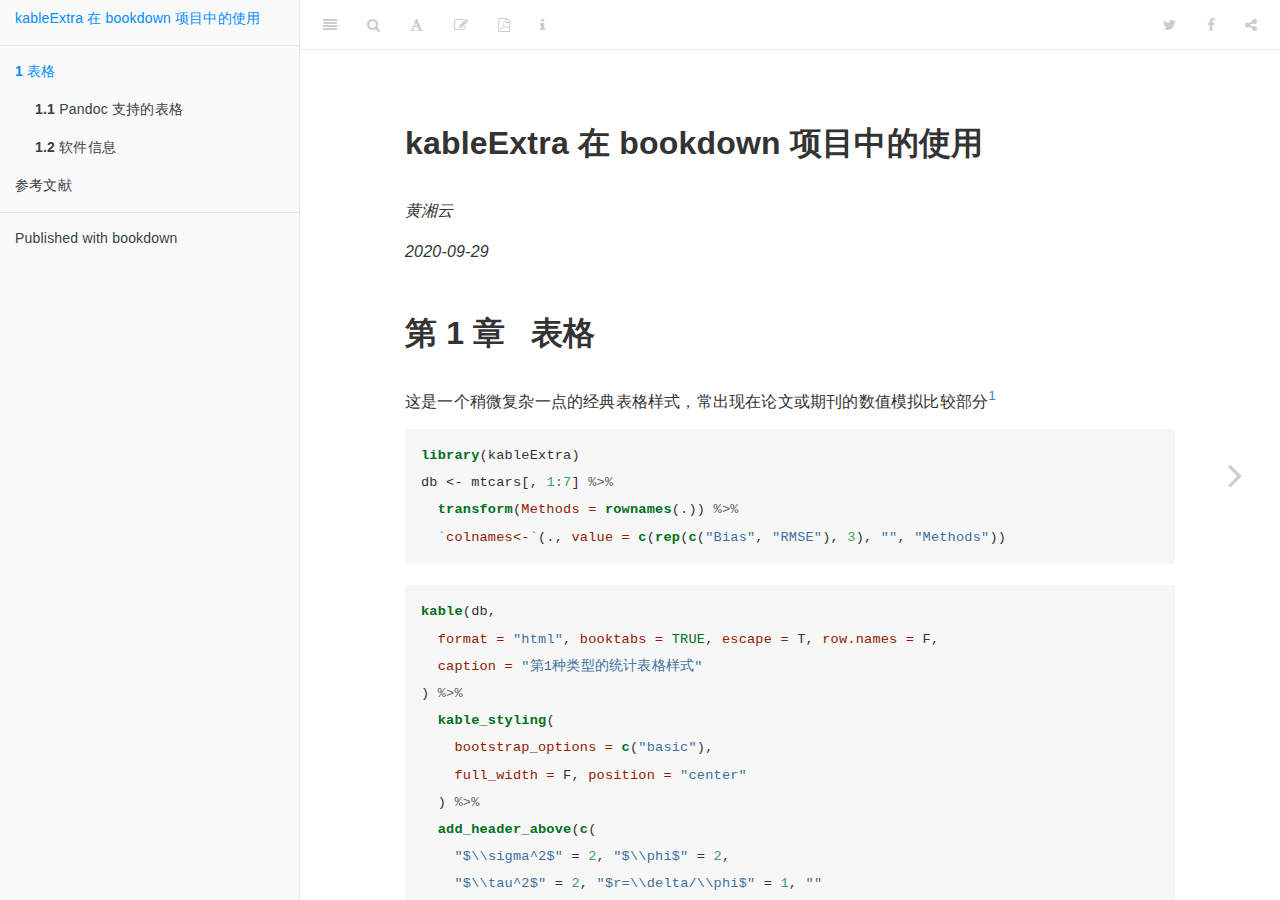
<file: index.html>
<!DOCTYPE html>
<html lang="" xml:lang="">
<head>

  <meta charset="utf-8" />
  <meta http-equiv="X-UA-Compatible" content="IE=edge" />
  <title>kableExtra 在 bookdown 项目中的使用</title>
  <meta name="description" content="This is a minimal example of using the bookdown package to write a book. The output format for this example is bookdown::gitbook." />
  <meta name="generator" content="bookdown 0.20 and GitBook 2.6.7" />

  <meta property="og:title" content="kableExtra 在 bookdown 项目中的使用" />
  <meta property="og:type" content="book" />
  
  
  <meta property="og:description" content="This is a minimal example of using the bookdown package to write a book. The output format for this example is bookdown::gitbook." />
  

  <meta name="twitter:card" content="summary" />
  <meta name="twitter:title" content="kableExtra 在 bookdown 项目中的使用" />
  
  <meta name="twitter:description" content="This is a minimal example of using the bookdown package to write a book. The output format for this example is bookdown::gitbook." />
  

<meta name="author" content="黄湘云" />


<meta name="date" content="2020-09-29" />

  <meta name="viewport" content="width=device-width, initial-scale=1" />
  <meta name="apple-mobile-web-app-capable" content="yes" />
  <meta name="apple-mobile-web-app-status-bar-style" content="black" />
  
  

<link rel="next" href="references.html"/>
<script src="libs/header-attrs-2.3/header-attrs.js"></script>
<script src="libs/jquery-2.2.3/jquery.min.js"></script>
<link href="libs/gitbook-2.6.7/css/style.css" rel="stylesheet" />
<link href="libs/gitbook-2.6.7/css/plugin-table.css" rel="stylesheet" />
<link href="libs/gitbook-2.6.7/css/plugin-bookdown.css" rel="stylesheet" />
<link href="libs/gitbook-2.6.7/css/plugin-highlight.css" rel="stylesheet" />
<link href="libs/gitbook-2.6.7/css/plugin-search.css" rel="stylesheet" />
<link href="libs/gitbook-2.6.7/css/plugin-fontsettings.css" rel="stylesheet" />
<link href="libs/gitbook-2.6.7/css/plugin-clipboard.css" rel="stylesheet" />









<script src="libs/kePrint-0.0.1/kePrint.js"></script>
<link href="libs/lightable-0.0.1/lightable.css" rel="stylesheet" />


<style type="text/css">
pre > code.sourceCode { white-space: pre; position: relative; }
pre > code.sourceCode > span { display: inline-block; line-height: 1.25; }
pre > code.sourceCode > span:empty { height: 1.2em; }
code.sourceCode > span { color: inherit; text-decoration: inherit; }
pre.sourceCode { margin: 0; }
@media screen {
div.sourceCode { overflow: auto; }
}
@media print {
pre > code.sourceCode { white-space: pre-wrap; }
pre > code.sourceCode > span { text-indent: -5em; padding-left: 5em; }
}
pre.numberSource code
  { counter-reset: source-line 0; }
pre.numberSource code > span
  { position: relative; left: -4em; counter-increment: source-line; }
pre.numberSource code > span > a:first-child::before
  { content: counter(source-line);
    position: relative; left: -1em; text-align: right; vertical-align: baseline;
    border: none; display: inline-block;
    -webkit-touch-callout: none; -webkit-user-select: none;
    -khtml-user-select: none; -moz-user-select: none;
    -ms-user-select: none; user-select: none;
    padding: 0 4px; width: 4em;
    color: #aaaaaa;
  }
pre.numberSource { margin-left: 3em; border-left: 1px solid #aaaaaa;  padding-left: 4px; }
div.sourceCode
  {   }
@media screen {
pre > code.sourceCode > span > a:first-child::before { text-decoration: underline; }
}
code span.al { color: #ff0000; font-weight: bold; } /* Alert */
code span.an { color: #60a0b0; font-weight: bold; font-style: italic; } /* Annotation */
code span.at { color: #7d9029; } /* Attribute */
code span.bn { color: #40a070; } /* BaseN */
code span.bu { } /* BuiltIn */
code span.cf { color: #007020; font-weight: bold; } /* ControlFlow */
code span.ch { color: #4070a0; } /* Char */
code span.cn { color: #880000; } /* Constant */
code span.co { color: #60a0b0; font-style: italic; } /* Comment */
code span.cv { color: #60a0b0; font-weight: bold; font-style: italic; } /* CommentVar */
code span.do { color: #ba2121; font-style: italic; } /* Documentation */
code span.dt { color: #902000; } /* DataType */
code span.dv { color: #40a070; } /* DecVal */
code span.er { color: #ff0000; font-weight: bold; } /* Error */
code span.ex { } /* Extension */
code span.fl { color: #40a070; } /* Float */
code span.fu { color: #06287e; } /* Function */
code span.im { } /* Import */
code span.in { color: #60a0b0; font-weight: bold; font-style: italic; } /* Information */
code span.kw { color: #007020; font-weight: bold; } /* Keyword */
code span.op { color: #666666; } /* Operator */
code span.ot { color: #007020; } /* Other */
code span.pp { color: #bc7a00; } /* Preprocessor */
code span.sc { color: #4070a0; } /* SpecialChar */
code span.ss { color: #bb6688; } /* SpecialString */
code span.st { color: #4070a0; } /* String */
code span.va { color: #19177c; } /* Variable */
code span.vs { color: #4070a0; } /* VerbatimString */
code span.wa { color: #60a0b0; font-weight: bold; font-style: italic; } /* Warning */
</style>

<link rel="stylesheet" href="style.css" type="text/css" />
</head>

<body>



  <div class="book without-animation with-summary font-size-2 font-family-1" data-basepath=".">

    <div class="book-summary">
      <nav role="navigation">

<ul class="summary">
<li><a href="./">kableExtra 在 bookdown 项目中的使用</a></li>

<li class="divider"></li>
<li class="chapter" data-level="1" data-path="index.html"><a href="index.html"><i class="fa fa-check"></i><b>1</b> 表格</a>
<ul>
<li class="chapter" data-level="1.1" data-path="index.html"><a href="index.html#pandoc-table"><i class="fa fa-check"></i><b>1.1</b> Pandoc 支持的表格</a></li>
<li class="chapter" data-level="1.2" data-path="index.html"><a href="index.html#session-info"><i class="fa fa-check"></i><b>1.2</b> 软件信息</a></li>
</ul></li>
<li class="chapter" data-level="" data-path="references.html"><a href="references.html"><i class="fa fa-check"></i>参考文献</a></li>
<li class="divider"></li>
<li><a href="https://github.com/rstudio/bookdown" target="blank">Published with bookdown</a></li>

</ul>

      </nav>
    </div>

    <div class="book-body">
      <div class="body-inner">
        <div class="book-header" role="navigation">
          <h1>
            <i class="fa fa-circle-o-notch fa-spin"></i><a href="./">kableExtra 在 bookdown 项目中的使用</a>
          </h1>
        </div>

        <div class="page-wrapper" tabindex="-1" role="main">
          <div class="page-inner">

            <section class="normal" id="section-">
<div id="header">
<h1 class="title">kableExtra 在 bookdown 项目中的使用</h1>
<p class="author"><em>黄湘云</em></p>
<p class="date"><em>2020-09-29</em></p>
</div>
<div id="table" class="section level1" number="1">
<h1><span class="header-section-number">第 1 章</span> 表格</h1>
<p>这是一个稍微复杂一点的经典表格样式，常出现在论文或期刊的数值模拟比较部分<a href="#fn1" class="footnote-ref" id="fnref1"><sup>1</sup></a></p>
<div class="sourceCode" id="cb1"><pre class="sourceCode r"><code class="sourceCode r"><span id="cb1-1"><a href="index.html#cb1-1" aria-hidden="true"></a><span class="kw">library</span>(kableExtra)</span>
<span id="cb1-2"><a href="index.html#cb1-2" aria-hidden="true"></a>db &lt;-<span class="st"> </span>mtcars[, <span class="dv">1</span><span class="op">:</span><span class="dv">7</span>] <span class="op">%&gt;%</span><span class="st"> </span></span>
<span id="cb1-3"><a href="index.html#cb1-3" aria-hidden="true"></a><span class="st">  </span><span class="kw">transform</span>(<span class="dt">Methods =</span> <span class="kw">rownames</span>(.)) <span class="op">%&gt;%</span><span class="st"> </span></span>
<span id="cb1-4"><a href="index.html#cb1-4" aria-hidden="true"></a><span class="st">  `</span><span class="dt">colnames&lt;-</span><span class="st">`</span>(., <span class="dt">value =</span> <span class="kw">c</span>(<span class="kw">rep</span>(<span class="kw">c</span>(<span class="st">&quot;Bias&quot;</span>, <span class="st">&quot;RMSE&quot;</span>), <span class="dv">3</span>), <span class="st">&quot;&quot;</span>, <span class="st">&quot;Methods&quot;</span>))</span></code></pre></div>
<div class="sourceCode" id="cb2"><pre class="sourceCode r"><code class="sourceCode r"><span id="cb2-1"><a href="index.html#cb2-1" aria-hidden="true"></a><span class="kw">kable</span>(db,</span>
<span id="cb2-2"><a href="index.html#cb2-2" aria-hidden="true"></a>  <span class="dt">format =</span> <span class="st">&quot;html&quot;</span>, <span class="dt">booktabs =</span> <span class="ot">TRUE</span>, <span class="dt">escape =</span> T, <span class="dt">row.names =</span> F,</span>
<span id="cb2-3"><a href="index.html#cb2-3" aria-hidden="true"></a>  <span class="dt">caption =</span> <span class="st">&quot;第1种类型的统计表格样式&quot;</span></span>
<span id="cb2-4"><a href="index.html#cb2-4" aria-hidden="true"></a>) <span class="op">%&gt;%</span></span>
<span id="cb2-5"><a href="index.html#cb2-5" aria-hidden="true"></a><span class="st">  </span><span class="kw">kable_styling</span>(</span>
<span id="cb2-6"><a href="index.html#cb2-6" aria-hidden="true"></a>    <span class="dt">bootstrap_options =</span> <span class="kw">c</span>(<span class="st">&quot;basic&quot;</span>),</span>
<span id="cb2-7"><a href="index.html#cb2-7" aria-hidden="true"></a>    <span class="dt">full_width =</span> F, <span class="dt">position =</span> <span class="st">&quot;center&quot;</span></span>
<span id="cb2-8"><a href="index.html#cb2-8" aria-hidden="true"></a>  ) <span class="op">%&gt;%</span></span>
<span id="cb2-9"><a href="index.html#cb2-9" aria-hidden="true"></a><span class="st">  </span><span class="kw">add_header_above</span>(<span class="kw">c</span>(</span>
<span id="cb2-10"><a href="index.html#cb2-10" aria-hidden="true"></a>    <span class="st">&quot;$</span><span class="ch">\\</span><span class="st">sigma^2$&quot;</span> =<span class="st"> </span><span class="dv">2</span>, <span class="st">&quot;$</span><span class="ch">\\</span><span class="st">phi$&quot;</span> =<span class="st"> </span><span class="dv">2</span>,</span>
<span id="cb2-11"><a href="index.html#cb2-11" aria-hidden="true"></a>    <span class="st">&quot;$</span><span class="ch">\\</span><span class="st">tau^2$&quot;</span> =<span class="st"> </span><span class="dv">2</span>, <span class="st">&quot;$r=</span><span class="ch">\\</span><span class="st">delta/</span><span class="ch">\\</span><span class="st">phi$&quot;</span> =<span class="st"> </span><span class="dv">1</span>, <span class="st">&quot;&quot;</span></span>
<span id="cb2-12"><a href="index.html#cb2-12" aria-hidden="true"></a>  ), <span class="dt">escape =</span> F) <span class="op">%&gt;%</span></span>
<span id="cb2-13"><a href="index.html#cb2-13" aria-hidden="true"></a><span class="st">  </span><span class="kw">footnote</span>(</span>
<span id="cb2-14"><a href="index.html#cb2-14" aria-hidden="true"></a>    <span class="dt">general_title =</span> <span class="st">&quot;注：&quot;</span>, <span class="dt">title_format =</span> <span class="st">&quot;italic&quot;</span>, <span class="dt">threeparttable =</span> T,</span>
<span id="cb2-15"><a href="index.html#cb2-15" aria-hidden="true"></a>    <span class="dt">general =</span> <span class="st">&quot;* 星号表示的内容可以很长&quot;</span></span>
<span id="cb2-16"><a href="index.html#cb2-16" aria-hidden="true"></a>  )</span></code></pre></div>
<table class="table" style="width: auto !important; margin-left: auto; margin-right: auto;">
<caption>
<span id="tab:kableExtra-html">表 1.1: </span>第1种类型的统计表格样式
</caption>
<thead>
<tr>
<th style="border-bottom:hidden;padding-bottom:0; padding-left:3px;padding-right:3px;text-align: center; " colspan="2">
<div style="border-bottom: 1px solid #ddd; padding-bottom: 5px; ">
<span class="math inline">\(\sigma^2\)</span>
</div>
</th>
<th style="border-bottom:hidden;padding-bottom:0; padding-left:3px;padding-right:3px;text-align: center; " colspan="2">
<div style="border-bottom: 1px solid #ddd; padding-bottom: 5px; ">
<span class="math inline">\(\phi\)</span>
</div>
</th>
<th style="border-bottom:hidden;padding-bottom:0; padding-left:3px;padding-right:3px;text-align: center; " colspan="2">
<div style="border-bottom: 1px solid #ddd; padding-bottom: 5px; ">
<span class="math inline">\(\tau^2\)</span>
</div>
</th>
<th style="border-bottom:hidden;padding-bottom:0; padding-left:3px;padding-right:3px;text-align: center; " colspan="1">
<div style="border-bottom: 1px solid #ddd; padding-bottom: 5px; ">
<span class="math inline">\(r=\delta/\phi\)</span>
</div>
</th>
<th style="empty-cells: hide;border-bottom:hidden;" colspan="1">
</th>
</tr>
<tr>
<th style="text-align:right;">
Bias
</th>
<th style="text-align:right;">
RMSE
</th>
<th style="text-align:right;">
Bias
</th>
<th style="text-align:right;">
RMSE
</th>
<th style="text-align:right;">
Bias
</th>
<th style="text-align:right;">
RMSE
</th>
<th style="text-align:right;">
</th>
<th style="text-align:left;">
Methods
</th>
</tr>
</thead>
<tbody>
<tr>
<td style="text-align:right;">
21.0
</td>
<td style="text-align:right;">
6
</td>
<td style="text-align:right;">
160.0
</td>
<td style="text-align:right;">
110
</td>
<td style="text-align:right;">
3.90
</td>
<td style="text-align:right;">
2.620
</td>
<td style="text-align:right;">
16.46
</td>
<td style="text-align:left;">
Mazda RX4
</td>
</tr>
<tr>
<td style="text-align:right;">
21.0
</td>
<td style="text-align:right;">
6
</td>
<td style="text-align:right;">
160.0
</td>
<td style="text-align:right;">
110
</td>
<td style="text-align:right;">
3.90
</td>
<td style="text-align:right;">
2.875
</td>
<td style="text-align:right;">
17.02
</td>
<td style="text-align:left;">
Mazda RX4 Wag
</td>
</tr>
<tr>
<td style="text-align:right;">
22.8
</td>
<td style="text-align:right;">
4
</td>
<td style="text-align:right;">
108.0
</td>
<td style="text-align:right;">
93
</td>
<td style="text-align:right;">
3.85
</td>
<td style="text-align:right;">
2.320
</td>
<td style="text-align:right;">
18.61
</td>
<td style="text-align:left;">
Datsun 710
</td>
</tr>
<tr>
<td style="text-align:right;">
21.4
</td>
<td style="text-align:right;">
6
</td>
<td style="text-align:right;">
258.0
</td>
<td style="text-align:right;">
110
</td>
<td style="text-align:right;">
3.08
</td>
<td style="text-align:right;">
3.215
</td>
<td style="text-align:right;">
19.44
</td>
<td style="text-align:left;">
Hornet 4 Drive
</td>
</tr>
<tr>
<td style="text-align:right;">
18.7
</td>
<td style="text-align:right;">
8
</td>
<td style="text-align:right;">
360.0
</td>
<td style="text-align:right;">
175
</td>
<td style="text-align:right;">
3.15
</td>
<td style="text-align:right;">
3.440
</td>
<td style="text-align:right;">
17.02
</td>
<td style="text-align:left;">
Hornet Sportabout
</td>
</tr>
<tr>
<td style="text-align:right;">
18.1
</td>
<td style="text-align:right;">
6
</td>
<td style="text-align:right;">
225.0
</td>
<td style="text-align:right;">
105
</td>
<td style="text-align:right;">
2.76
</td>
<td style="text-align:right;">
3.460
</td>
<td style="text-align:right;">
20.22
</td>
<td style="text-align:left;">
Valiant
</td>
</tr>
<tr>
<td style="text-align:right;">
14.3
</td>
<td style="text-align:right;">
8
</td>
<td style="text-align:right;">
360.0
</td>
<td style="text-align:right;">
245
</td>
<td style="text-align:right;">
3.21
</td>
<td style="text-align:right;">
3.570
</td>
<td style="text-align:right;">
15.84
</td>
<td style="text-align:left;">
Duster 360
</td>
</tr>
<tr>
<td style="text-align:right;">
24.4
</td>
<td style="text-align:right;">
4
</td>
<td style="text-align:right;">
146.7
</td>
<td style="text-align:right;">
62
</td>
<td style="text-align:right;">
3.69
</td>
<td style="text-align:right;">
3.190
</td>
<td style="text-align:right;">
20.00
</td>
<td style="text-align:left;">
Merc 240D
</td>
</tr>
<tr>
<td style="text-align:right;">
22.8
</td>
<td style="text-align:right;">
4
</td>
<td style="text-align:right;">
140.8
</td>
<td style="text-align:right;">
95
</td>
<td style="text-align:right;">
3.92
</td>
<td style="text-align:right;">
3.150
</td>
<td style="text-align:right;">
22.90
</td>
<td style="text-align:left;">
Merc 230
</td>
</tr>
<tr>
<td style="text-align:right;">
19.2
</td>
<td style="text-align:right;">
6
</td>
<td style="text-align:right;">
167.6
</td>
<td style="text-align:right;">
123
</td>
<td style="text-align:right;">
3.92
</td>
<td style="text-align:right;">
3.440
</td>
<td style="text-align:right;">
18.30
</td>
<td style="text-align:left;">
Merc 280
</td>
</tr>
<tr>
<td style="text-align:right;">
17.8
</td>
<td style="text-align:right;">
6
</td>
<td style="text-align:right;">
167.6
</td>
<td style="text-align:right;">
123
</td>
<td style="text-align:right;">
3.92
</td>
<td style="text-align:right;">
3.440
</td>
<td style="text-align:right;">
18.90
</td>
<td style="text-align:left;">
Merc 280C
</td>
</tr>
<tr>
<td style="text-align:right;">
16.4
</td>
<td style="text-align:right;">
8
</td>
<td style="text-align:right;">
275.8
</td>
<td style="text-align:right;">
180
</td>
<td style="text-align:right;">
3.07
</td>
<td style="text-align:right;">
4.070
</td>
<td style="text-align:right;">
17.40
</td>
<td style="text-align:left;">
Merc 450SE
</td>
</tr>
<tr>
<td style="text-align:right;">
17.3
</td>
<td style="text-align:right;">
8
</td>
<td style="text-align:right;">
275.8
</td>
<td style="text-align:right;">
180
</td>
<td style="text-align:right;">
3.07
</td>
<td style="text-align:right;">
3.730
</td>
<td style="text-align:right;">
17.60
</td>
<td style="text-align:left;">
Merc 450SL
</td>
</tr>
<tr>
<td style="text-align:right;">
15.2
</td>
<td style="text-align:right;">
8
</td>
<td style="text-align:right;">
275.8
</td>
<td style="text-align:right;">
180
</td>
<td style="text-align:right;">
3.07
</td>
<td style="text-align:right;">
3.780
</td>
<td style="text-align:right;">
18.00
</td>
<td style="text-align:left;">
Merc 450SLC
</td>
</tr>
<tr>
<td style="text-align:right;">
10.4
</td>
<td style="text-align:right;">
8
</td>
<td style="text-align:right;">
472.0
</td>
<td style="text-align:right;">
205
</td>
<td style="text-align:right;">
2.93
</td>
<td style="text-align:right;">
5.250
</td>
<td style="text-align:right;">
17.98
</td>
<td style="text-align:left;">
Cadillac Fleetwood
</td>
</tr>
<tr>
<td style="text-align:right;">
10.4
</td>
<td style="text-align:right;">
8
</td>
<td style="text-align:right;">
460.0
</td>
<td style="text-align:right;">
215
</td>
<td style="text-align:right;">
3.00
</td>
<td style="text-align:right;">
5.424
</td>
<td style="text-align:right;">
17.82
</td>
<td style="text-align:left;">
Lincoln Continental
</td>
</tr>
<tr>
<td style="text-align:right;">
14.7
</td>
<td style="text-align:right;">
8
</td>
<td style="text-align:right;">
440.0
</td>
<td style="text-align:right;">
230
</td>
<td style="text-align:right;">
3.23
</td>
<td style="text-align:right;">
5.345
</td>
<td style="text-align:right;">
17.42
</td>
<td style="text-align:left;">
Chrysler Imperial
</td>
</tr>
<tr>
<td style="text-align:right;">
32.4
</td>
<td style="text-align:right;">
4
</td>
<td style="text-align:right;">
78.7
</td>
<td style="text-align:right;">
66
</td>
<td style="text-align:right;">
4.08
</td>
<td style="text-align:right;">
2.200
</td>
<td style="text-align:right;">
19.47
</td>
<td style="text-align:left;">
Fiat 128
</td>
</tr>
<tr>
<td style="text-align:right;">
30.4
</td>
<td style="text-align:right;">
4
</td>
<td style="text-align:right;">
75.7
</td>
<td style="text-align:right;">
52
</td>
<td style="text-align:right;">
4.93
</td>
<td style="text-align:right;">
1.615
</td>
<td style="text-align:right;">
18.52
</td>
<td style="text-align:left;">
Honda Civic
</td>
</tr>
<tr>
<td style="text-align:right;">
33.9
</td>
<td style="text-align:right;">
4
</td>
<td style="text-align:right;">
71.1
</td>
<td style="text-align:right;">
65
</td>
<td style="text-align:right;">
4.22
</td>
<td style="text-align:right;">
1.835
</td>
<td style="text-align:right;">
19.90
</td>
<td style="text-align:left;">
Toyota Corolla
</td>
</tr>
<tr>
<td style="text-align:right;">
21.5
</td>
<td style="text-align:right;">
4
</td>
<td style="text-align:right;">
120.1
</td>
<td style="text-align:right;">
97
</td>
<td style="text-align:right;">
3.70
</td>
<td style="text-align:right;">
2.465
</td>
<td style="text-align:right;">
20.01
</td>
<td style="text-align:left;">
Toyota Corona
</td>
</tr>
<tr>
<td style="text-align:right;">
15.5
</td>
<td style="text-align:right;">
8
</td>
<td style="text-align:right;">
318.0
</td>
<td style="text-align:right;">
150
</td>
<td style="text-align:right;">
2.76
</td>
<td style="text-align:right;">
3.520
</td>
<td style="text-align:right;">
16.87
</td>
<td style="text-align:left;">
Dodge Challenger
</td>
</tr>
<tr>
<td style="text-align:right;">
15.2
</td>
<td style="text-align:right;">
8
</td>
<td style="text-align:right;">
304.0
</td>
<td style="text-align:right;">
150
</td>
<td style="text-align:right;">
3.15
</td>
<td style="text-align:right;">
3.435
</td>
<td style="text-align:right;">
17.30
</td>
<td style="text-align:left;">
AMC Javelin
</td>
</tr>
<tr>
<td style="text-align:right;">
13.3
</td>
<td style="text-align:right;">
8
</td>
<td style="text-align:right;">
350.0
</td>
<td style="text-align:right;">
245
</td>
<td style="text-align:right;">
3.73
</td>
<td style="text-align:right;">
3.840
</td>
<td style="text-align:right;">
15.41
</td>
<td style="text-align:left;">
Camaro Z28
</td>
</tr>
<tr>
<td style="text-align:right;">
19.2
</td>
<td style="text-align:right;">
8
</td>
<td style="text-align:right;">
400.0
</td>
<td style="text-align:right;">
175
</td>
<td style="text-align:right;">
3.08
</td>
<td style="text-align:right;">
3.845
</td>
<td style="text-align:right;">
17.05
</td>
<td style="text-align:left;">
Pontiac Firebird
</td>
</tr>
<tr>
<td style="text-align:right;">
27.3
</td>
<td style="text-align:right;">
4
</td>
<td style="text-align:right;">
79.0
</td>
<td style="text-align:right;">
66
</td>
<td style="text-align:right;">
4.08
</td>
<td style="text-align:right;">
1.935
</td>
<td style="text-align:right;">
18.90
</td>
<td style="text-align:left;">
Fiat X1-9
</td>
</tr>
<tr>
<td style="text-align:right;">
26.0
</td>
<td style="text-align:right;">
4
</td>
<td style="text-align:right;">
120.3
</td>
<td style="text-align:right;">
91
</td>
<td style="text-align:right;">
4.43
</td>
<td style="text-align:right;">
2.140
</td>
<td style="text-align:right;">
16.70
</td>
<td style="text-align:left;">
Porsche 914-2
</td>
</tr>
<tr>
<td style="text-align:right;">
30.4
</td>
<td style="text-align:right;">
4
</td>
<td style="text-align:right;">
95.1
</td>
<td style="text-align:right;">
113
</td>
<td style="text-align:right;">
3.77
</td>
<td style="text-align:right;">
1.513
</td>
<td style="text-align:right;">
16.90
</td>
<td style="text-align:left;">
Lotus Europa
</td>
</tr>
<tr>
<td style="text-align:right;">
15.8
</td>
<td style="text-align:right;">
8
</td>
<td style="text-align:right;">
351.0
</td>
<td style="text-align:right;">
264
</td>
<td style="text-align:right;">
4.22
</td>
<td style="text-align:right;">
3.170
</td>
<td style="text-align:right;">
14.50
</td>
<td style="text-align:left;">
Ford Pantera L
</td>
</tr>
<tr>
<td style="text-align:right;">
19.7
</td>
<td style="text-align:right;">
6
</td>
<td style="text-align:right;">
145.0
</td>
<td style="text-align:right;">
175
</td>
<td style="text-align:right;">
3.62
</td>
<td style="text-align:right;">
2.770
</td>
<td style="text-align:right;">
15.50
</td>
<td style="text-align:left;">
Ferrari Dino
</td>
</tr>
<tr>
<td style="text-align:right;">
15.0
</td>
<td style="text-align:right;">
8
</td>
<td style="text-align:right;">
301.0
</td>
<td style="text-align:right;">
335
</td>
<td style="text-align:right;">
3.54
</td>
<td style="text-align:right;">
3.570
</td>
<td style="text-align:right;">
14.60
</td>
<td style="text-align:left;">
Maserati Bora
</td>
</tr>
<tr>
<td style="text-align:right;">
21.4
</td>
<td style="text-align:right;">
4
</td>
<td style="text-align:right;">
121.0
</td>
<td style="text-align:right;">
109
</td>
<td style="text-align:right;">
4.11
</td>
<td style="text-align:right;">
2.780
</td>
<td style="text-align:right;">
18.60
</td>
<td style="text-align:left;">
Volvo 142E
</td>
</tr>
</tbody>
<tfoot>
<tr>
<td style="padding: 0; border: 0;" colspan="100%">
<span style="font-style: italic;">注：</span>
</td>
</tr>
<tr>
<td style="padding: 0; border: 0;" colspan="100%">
<sup></sup> * 星号表示的内容可以很长
</td>
</tr>
</tfoot>
</table>
<ul>
<li><code>striped</code> 默认使用浅灰色，<code>stripe_color</code> 可以用来指定颜色 <code>stripe_color="white"</code>，它只在 LaTeX 下工作，HTML 下更改颜色需要设置 CSS，可以不使用 <code>striped</code> 改变默认的白底设置<br />
</li>
<li><code>threeparttable = TRUE</code> 处理超长的注解标记，</li>
<li><code>add_header_above</code> 函数内的 <code>escape = F</code> 用来处理数学公式，</li>
<li><code>longtable = T</code> 表格很长时需要分页，因此使用续表，</li>
<li><code>hold_position</code> 使用了 <code>[!h]</code> 控制浮动</li>
<li>对于数学符号前要四个反斜杠这一点，作者今后可能会改变，只需要两个反斜杠，与 HTML 格式表格保持一致 <a href="https://github.com/haozhu233/kableExtra/issues/120" class="uri">https://github.com/haozhu233/kableExtra/issues/120</a></li>
<li>对某些数据用不同颜色高亮
Selecting and colouring single table cells with <strong>kableExtra</strong> in R markdown <code>cell_spec</code> <a href="https://stackoverflow.com/questions/50118394" class="uri">https://stackoverflow.com/questions/50118394</a></li>
</ul>
<div id="pandoc-table" class="section level2" number="1.1">
<h2><span class="header-section-number">1.1</span> Pandoc 支持的表格</h2>
<p>其实 Pandoc’s Markdown 本身也支持不少表格样式<a href="#fn2" class="footnote-ref" id="fnref2"><sup>2</sup></a>，比如常见的简单表格样式，如表 <a href="index.html#tab:simple-tab">1.2</a> 和表 <a href="index.html#tab:another-tab">1.3</a></p>
<table>
<caption><span id="tab:simple-tab">表 1.2: </span> 简单表格语法展示</caption>
<thead>
<tr class="header">
<th align="right">Right</th>
<th align="left">Left</th>
<th align="center">Center</th>
<th>Default</th>
</tr>
</thead>
<tbody>
<tr class="odd">
<td align="right">12</td>
<td align="left">12</td>
<td align="center">12</td>
<td>12</td>
</tr>
<tr class="even">
<td align="right">123</td>
<td align="left">123</td>
<td align="center">123</td>
<td>123</td>
</tr>
<tr class="odd">
<td align="right">1</td>
<td align="left">1</td>
<td align="center">1</td>
<td>1</td>
</tr>
</tbody>
</table>
<p>再来一个表格</p>
<table>
<caption><span id="tab:another-tab">表 1.3: </span> 表格标题可以含有脚注<a href="#fn3" class="footnote-ref" id="fnref3"><sup>3</sup></a></caption>
<thead>
<tr class="header">
<th align="left">First Header</th>
<th align="left">Second Header</th>
</tr>
</thead>
<tbody>
<tr class="odd">
<td align="left">Content Cell</td>
<td align="left">Content Cell</td>
</tr>
<tr class="even">
<td align="left">Content Cell</td>
<td align="left">Content Cell</td>
</tr>
</tbody>
</table>
</div>
<div id="session-info" class="section level2" number="1.2">
<h2><span class="header-section-number">1.2</span> 软件信息</h2>
<div class="sourceCode" id="cb3"><pre class="sourceCode r"><code class="sourceCode r"><span id="cb3-1"><a href="index.html#cb3-1" aria-hidden="true"></a><span class="kw">sessionInfo</span>(<span class="kw">.packages</span>(T))</span></code></pre></div>
<pre><code>## R version 4.0.2 (2020-06-22)
## Platform: x86_64-pc-linux-gnu (64-bit)
## Running under: Ubuntu 16.04.6 LTS
## 
## Matrix products: default
## BLAS:   /usr/lib/openblas-base/libblas.so.3
## LAPACK: /usr/lib/libopenblasp-r0.2.18.so
## 
## locale:
##  [1] LC_CTYPE=en_US.UTF-8       LC_NUMERIC=C              
##  [3] LC_TIME=en_US.UTF-8        LC_COLLATE=en_US.UTF-8    
##  [5] LC_MONETARY=en_US.UTF-8    LC_MESSAGES=en_US.UTF-8   
##  [7] LC_PAPER=en_US.UTF-8       LC_NAME=C                 
##  [9] LC_ADDRESS=C               LC_TELEPHONE=C            
## [11] LC_MEASUREMENT=en_US.UTF-8 LC_IDENTIFICATION=C       
## 
## attached base packages:
##  [1] base      compiler  datasets  graphics  grDevices grid      methods  
##  [8] parallel  splines   stats     stats4    tcltk     tools     utils    
## 
## other attached packages:
##  [1] askpass_1.1        base64enc_0.1-3    bookdown_0.20      callr_3.4.4       
##  [5] colorspace_1.4-1   curl_4.3           digest_0.6.25      evaluate_0.14     
##  [9] farver_2.0.3       glue_1.4.2         highr_0.8          htmltools_0.5.0   
## [13] httr_1.4.2         jsonlite_1.7.1     kableExtra_1.2.1   knitr_1.30        
## [17] labeling_0.3       lifecycle_0.2.0    magrittr_1.5       markdown_1.1      
## [21] mime_0.9           munsell_0.5.0      openssl_1.4.3      processx_3.4.4    
## [25] ps_1.3.4           R6_2.4.1           RColorBrewer_1.1-2 remotes_2.2.0     
## [29] rlang_0.4.7        rmarkdown_2.3      rstudioapi_0.11    rvest_0.3.6       
## [33] scales_1.1.1       selectr_0.4-2      stringi_1.5.3      stringr_1.4.0     
## [37] sys_3.4            tinytex_0.26       viridisLite_0.3.0  webshot_0.5.2     
## [41] xfun_0.17          xml2_1.3.2         yaml_2.2.1         boot_1.3-25       
## [45] class_7.3-17       cluster_2.1.0      codetools_0.2-16   foreign_0.8-80    
## [49] KernSmooth_2.23-17 lattice_0.20-41    MASS_7.3-51.6      Matrix_1.2-18     
## [53] mgcv_1.8-31        nlme_3.1-148       nnet_7.3-14        rpart_4.1-15      
## [57] spatial_7.3-12     survival_3.1-12</code></pre>

</div>
</div>
<div class="footnotes">
<hr />
<ol start="1">
<li id="fn1"><p><a href="https://arxiv.org/abs/1711.00437" class="uri">https://arxiv.org/abs/1711.00437</a><a href="index.html#fnref1" class="footnote-back">↩︎</a></p></li>
<li id="fn2"><p><a href="https://pandoc.org/MANUAL.html#tables" class="uri">https://pandoc.org/MANUAL.html#tables</a><a href="index.html#fnref2" class="footnote-back">↩︎</a></p></li>
<li id="fn3"><p>附有一个简短的脚注<a href="index.html#fnref3" class="footnote-back">↩︎</a></p></li>
</ol>
</div>
            </section>

          </div>
        </div>
      </div>

<a href="references.html" class="navigation navigation-next navigation-unique" aria-label="Next page"><i class="fa fa-angle-right"></i></a>
    </div>
  </div>
<script src="libs/gitbook-2.6.7/js/app.min.js"></script>
<script src="libs/gitbook-2.6.7/js/lunr.js"></script>
<script src="libs/gitbook-2.6.7/js/clipboard.min.js"></script>
<script src="libs/gitbook-2.6.7/js/plugin-search.js"></script>
<script src="libs/gitbook-2.6.7/js/plugin-sharing.js"></script>
<script src="libs/gitbook-2.6.7/js/plugin-fontsettings.js"></script>
<script src="libs/gitbook-2.6.7/js/plugin-bookdown.js"></script>
<script src="libs/gitbook-2.6.7/js/jquery.highlight.js"></script>
<script src="libs/gitbook-2.6.7/js/plugin-clipboard.js"></script>
<script>
gitbook.require(["gitbook"], function(gitbook) {
gitbook.start({
"sharing": {
"github": false,
"facebook": true,
"twitter": true,
"linkedin": false,
"weibo": false,
"instapaper": false,
"vk": false,
"all": ["facebook", "twitter", "linkedin", "weibo", "instapaper"]
},
"fontsettings": {
"theme": "white",
"family": "sans",
"size": 2
},
"edit": {
"link": "https://github.com/XiangyunHuang/bookdown-kableExtra/edit/master/index.Rmd",
"text": "Edit"
},
"history": {
"link": null,
"text": null
},
"view": {
"link": null,
"text": null
},
"download": ["bookdown-kableExtra.pdf"],
"toc": {
"collapse": "subsection"
}
});
});
</script>

<!-- dynamically load mathjax for compatibility with self-contained -->
<script>
  (function () {
    var script = document.createElement("script");
    script.type = "text/javascript";
    var src = "true";
    if (src === "" || src === "true") src = "https://mathjax.rstudio.com/latest/MathJax.js?config=TeX-MML-AM_CHTML";
    if (location.protocol !== "file:")
      if (/^https?:/.test(src))
        src = src.replace(/^https?:/, '');
    script.src = src;
    document.getElementsByTagName("head")[0].appendChild(script);
  })();
</script>
</body>

</html>
</file>
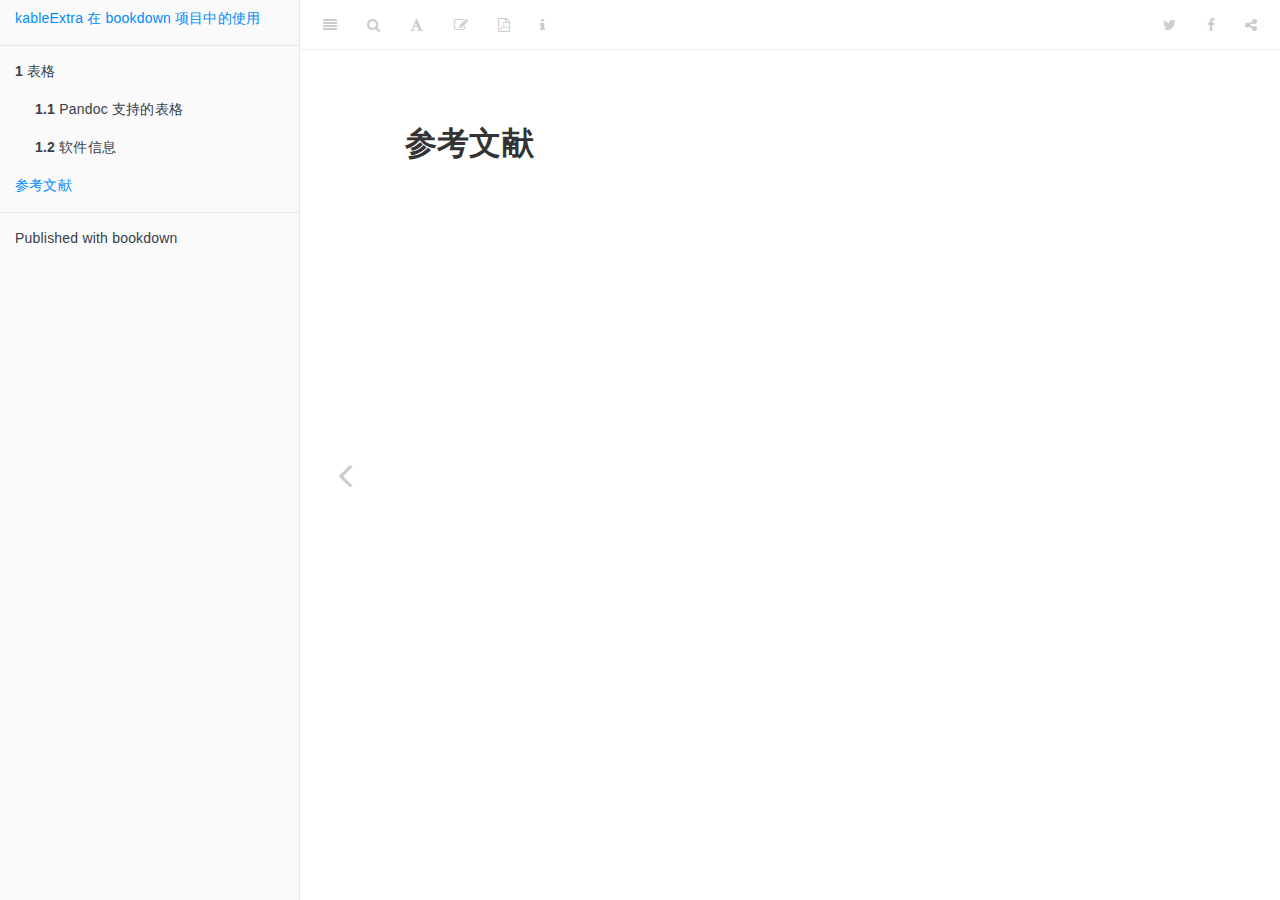
<file: references.html>
<!DOCTYPE html>
<html lang="" xml:lang="">
<head>

  <meta charset="utf-8" />
  <meta http-equiv="X-UA-Compatible" content="IE=edge" />
  <title>参考文献 | kableExtra 在 bookdown 项目中的使用</title>
  <meta name="description" content="This is a minimal example of using the bookdown package to write a book. The output format for this example is bookdown::gitbook." />
  <meta name="generator" content="bookdown 0.20 and GitBook 2.6.7" />

  <meta property="og:title" content="参考文献 | kableExtra 在 bookdown 项目中的使用" />
  <meta property="og:type" content="book" />
  
  
  <meta property="og:description" content="This is a minimal example of using the bookdown package to write a book. The output format for this example is bookdown::gitbook." />
  

  <meta name="twitter:card" content="summary" />
  <meta name="twitter:title" content="参考文献 | kableExtra 在 bookdown 项目中的使用" />
  
  <meta name="twitter:description" content="This is a minimal example of using the bookdown package to write a book. The output format for this example is bookdown::gitbook." />
  

<meta name="author" content="黄湘云" />


<meta name="date" content="2020-09-29" />

  <meta name="viewport" content="width=device-width, initial-scale=1" />
  <meta name="apple-mobile-web-app-capable" content="yes" />
  <meta name="apple-mobile-web-app-status-bar-style" content="black" />
  
  
<link rel="prev" href="index.html"/>

<script src="libs/header-attrs-2.3/header-attrs.js"></script>
<script src="libs/jquery-2.2.3/jquery.min.js"></script>
<link href="libs/gitbook-2.6.7/css/style.css" rel="stylesheet" />
<link href="libs/gitbook-2.6.7/css/plugin-table.css" rel="stylesheet" />
<link href="libs/gitbook-2.6.7/css/plugin-bookdown.css" rel="stylesheet" />
<link href="libs/gitbook-2.6.7/css/plugin-highlight.css" rel="stylesheet" />
<link href="libs/gitbook-2.6.7/css/plugin-search.css" rel="stylesheet" />
<link href="libs/gitbook-2.6.7/css/plugin-fontsettings.css" rel="stylesheet" />
<link href="libs/gitbook-2.6.7/css/plugin-clipboard.css" rel="stylesheet" />









<script src="libs/kePrint-0.0.1/kePrint.js"></script>
<link href="libs/lightable-0.0.1/lightable.css" rel="stylesheet" />


<style type="text/css">
pre > code.sourceCode { white-space: pre; position: relative; }
pre > code.sourceCode > span { display: inline-block; line-height: 1.25; }
pre > code.sourceCode > span:empty { height: 1.2em; }
code.sourceCode > span { color: inherit; text-decoration: inherit; }
pre.sourceCode { margin: 0; }
@media screen {
div.sourceCode { overflow: auto; }
}
@media print {
pre > code.sourceCode { white-space: pre-wrap; }
pre > code.sourceCode > span { text-indent: -5em; padding-left: 5em; }
}
pre.numberSource code
  { counter-reset: source-line 0; }
pre.numberSource code > span
  { position: relative; left: -4em; counter-increment: source-line; }
pre.numberSource code > span > a:first-child::before
  { content: counter(source-line);
    position: relative; left: -1em; text-align: right; vertical-align: baseline;
    border: none; display: inline-block;
    -webkit-touch-callout: none; -webkit-user-select: none;
    -khtml-user-select: none; -moz-user-select: none;
    -ms-user-select: none; user-select: none;
    padding: 0 4px; width: 4em;
    color: #aaaaaa;
  }
pre.numberSource { margin-left: 3em; border-left: 1px solid #aaaaaa;  padding-left: 4px; }
div.sourceCode
  {   }
@media screen {
pre > code.sourceCode > span > a:first-child::before { text-decoration: underline; }
}
code span.al { color: #ff0000; font-weight: bold; } /* Alert */
code span.an { color: #60a0b0; font-weight: bold; font-style: italic; } /* Annotation */
code span.at { color: #7d9029; } /* Attribute */
code span.bn { color: #40a070; } /* BaseN */
code span.bu { } /* BuiltIn */
code span.cf { color: #007020; font-weight: bold; } /* ControlFlow */
code span.ch { color: #4070a0; } /* Char */
code span.cn { color: #880000; } /* Constant */
code span.co { color: #60a0b0; font-style: italic; } /* Comment */
code span.cv { color: #60a0b0; font-weight: bold; font-style: italic; } /* CommentVar */
code span.do { color: #ba2121; font-style: italic; } /* Documentation */
code span.dt { color: #902000; } /* DataType */
code span.dv { color: #40a070; } /* DecVal */
code span.er { color: #ff0000; font-weight: bold; } /* Error */
code span.ex { } /* Extension */
code span.fl { color: #40a070; } /* Float */
code span.fu { color: #06287e; } /* Function */
code span.im { } /* Import */
code span.in { color: #60a0b0; font-weight: bold; font-style: italic; } /* Information */
code span.kw { color: #007020; font-weight: bold; } /* Keyword */
code span.op { color: #666666; } /* Operator */
code span.ot { color: #007020; } /* Other */
code span.pp { color: #bc7a00; } /* Preprocessor */
code span.sc { color: #4070a0; } /* SpecialChar */
code span.ss { color: #bb6688; } /* SpecialString */
code span.st { color: #4070a0; } /* String */
code span.va { color: #19177c; } /* Variable */
code span.vs { color: #4070a0; } /* VerbatimString */
code span.wa { color: #60a0b0; font-weight: bold; font-style: italic; } /* Warning */
</style>

<link rel="stylesheet" href="style.css" type="text/css" />
</head>

<body>



  <div class="book without-animation with-summary font-size-2 font-family-1" data-basepath=".">

    <div class="book-summary">
      <nav role="navigation">

<ul class="summary">
<li><a href="./">kableExtra 在 bookdown 项目中的使用</a></li>

<li class="divider"></li>
<li class="chapter" data-level="1" data-path="index.html"><a href="index.html"><i class="fa fa-check"></i><b>1</b> 表格</a>
<ul>
<li class="chapter" data-level="1.1" data-path="index.html"><a href="index.html#pandoc-table"><i class="fa fa-check"></i><b>1.1</b> Pandoc 支持的表格</a></li>
<li class="chapter" data-level="1.2" data-path="index.html"><a href="index.html#session-info"><i class="fa fa-check"></i><b>1.2</b> 软件信息</a></li>
</ul></li>
<li class="chapter" data-level="" data-path="references.html"><a href="references.html"><i class="fa fa-check"></i>参考文献</a></li>
<li class="divider"></li>
<li><a href="https://github.com/rstudio/bookdown" target="blank">Published with bookdown</a></li>

</ul>

      </nav>
    </div>

    <div class="book-body">
      <div class="body-inner">
        <div class="book-header" role="navigation">
          <h1>
            <i class="fa fa-circle-o-notch fa-spin"></i><a href="./">kableExtra 在 bookdown 项目中的使用</a>
          </h1>
        </div>

        <div class="page-wrapper" tabindex="-1" role="main">
          <div class="page-inner">

            <section class="normal" id="section-">
<div id="references" class="section level1 unnumbered">
<h1>参考文献</h1>

</div>








            </section>

          </div>
        </div>
      </div>
<a href="index.html" class="navigation navigation-prev navigation-unique" aria-label="Previous page"><i class="fa fa-angle-left"></i></a>

    </div>
  </div>
<script src="libs/gitbook-2.6.7/js/app.min.js"></script>
<script src="libs/gitbook-2.6.7/js/lunr.js"></script>
<script src="libs/gitbook-2.6.7/js/clipboard.min.js"></script>
<script src="libs/gitbook-2.6.7/js/plugin-search.js"></script>
<script src="libs/gitbook-2.6.7/js/plugin-sharing.js"></script>
<script src="libs/gitbook-2.6.7/js/plugin-fontsettings.js"></script>
<script src="libs/gitbook-2.6.7/js/plugin-bookdown.js"></script>
<script src="libs/gitbook-2.6.7/js/jquery.highlight.js"></script>
<script src="libs/gitbook-2.6.7/js/plugin-clipboard.js"></script>
<script>
gitbook.require(["gitbook"], function(gitbook) {
gitbook.start({
"sharing": {
"github": false,
"facebook": true,
"twitter": true,
"linkedin": false,
"weibo": false,
"instapaper": false,
"vk": false,
"all": ["facebook", "twitter", "linkedin", "weibo", "instapaper"]
},
"fontsettings": {
"theme": "white",
"family": "sans",
"size": 2
},
"edit": {
"link": "https://github.com/XiangyunHuang/bookdown-kableExtra/edit/master/06-references.Rmd",
"text": "Edit"
},
"history": {
"link": null,
"text": null
},
"view": {
"link": null,
"text": null
},
"download": ["bookdown-kableExtra.pdf"],
"toc": {
"collapse": "subsection"
}
});
});
</script>

<!-- dynamically load mathjax for compatibility with self-contained -->
<script>
  (function () {
    var script = document.createElement("script");
    script.type = "text/javascript";
    var src = "true";
    if (src === "" || src === "true") src = "https://mathjax.rstudio.com/latest/MathJax.js?config=TeX-MML-AM_CHTML";
    if (location.protocol !== "file:")
      if (/^https?:/.test(src))
        src = src.replace(/^https?:/, '');
    script.src = src;
    document.getElementsByTagName("head")[0].appendChild(script);
  })();
</script>
</body>

</html>
</file>
<file: libs/gitbook-2.6.7/css/plugin-table.css>
.book .book-body .page-wrapper .page-inner section.normal table{display:table;width:100%;border-collapse:collapse;border-spacing:0;overflow:auto}.book .book-body .page-wrapper .page-inner section.normal table td,.book .book-body .page-wrapper .page-inner section.normal table th{padding:6px 13px;border:1px solid #ddd}.book .book-body .page-wrapper .page-inner section.normal table tr{background-color:#fff;border-top:1px solid #ccc}.book .book-body .page-wrapper .page-inner section.normal table tr:nth-child(2n){background-color:#f8f8f8}.book .book-body .page-wrapper .page-inner section.normal table th{font-weight:700}
</file>
<file: libs/gitbook-2.6.7/css/plugin-bookdown.css>
.book .book-header h1 {
  padding-left: 20px;
  padding-right: 20px;
}
.book .book-header.fixed {
  position: fixed;
  right: 0;
  top: 0;
  left: 0;
  border-bottom: 1px solid rgba(0,0,0,.07);
}
span.search-highlight {
  background-color: #ffff88;
}
@media (min-width: 600px) {
  .book.with-summary .book-header.fixed {
    left: 300px;
  }
}
@media (max-width: 1240px) {
  .book .book-body.fixed {
    top: 50px;
  }
  .book .book-body.fixed .body-inner {
    top: auto;
  }
}
@media (max-width: 600px) {
  .book.with-summary .book-header.fixed {
    left: calc(100% - 60px);
    min-width: 300px;
  }
  .book.with-summary .book-body {
    transform: none;
    left: calc(100% - 60px);
    min-width: 300px;
  }
  .book .book-body.fixed {
    top: 0;
  }
}

.book .book-body.fixed .body-inner {
  top: 50px;
}
.book .book-body .page-wrapper .page-inner section.normal sub, .book .book-body .page-wrapper .page-inner section.normal sup {
  font-size: 85%;
}

@media print {
  .book .book-summary, .book .book-body .book-header, .fa {
    display: none !important;
  }
  .book .book-body.fixed {
    left: 0px;
  }
  .book .book-body,.book .book-body .body-inner, .book.with-summary {
    overflow: visible !important;
  }
}
.kable_wrapper {
  border-spacing: 20px 0;
  border-collapse: separate;
  border: none;
  margin: auto;
}
.kable_wrapper > tbody > tr > td {
  vertical-align: top;
}
.book .book-body .page-wrapper .page-inner section.normal table tr.header {
  border-top-width: 2px;
}
.book .book-body .page-wrapper .page-inner section.normal table tr:last-child td {
  border-bottom-width: 2px;
}
.book .book-body .page-wrapper .page-inner section.normal table td, .book .book-body .page-wrapper .page-inner section.normal table th {
  border-left: none;
  border-right: none;
}
.book .book-body .page-wrapper .page-inner section.normal table.kable_wrapper > tbody > tr, .book .book-body .page-wrapper .page-inner section.normal table.kable_wrapper > tbody > tr > td {
  border-top: none;
}
.book .book-body .page-wrapper .page-inner section.normal table.kable_wrapper > tbody > tr:last-child > td {
    border-bottom: none;
}

div.theorem, div.lemma, div.corollary, div.proposition, div.conjecture {
  font-style: italic;
}
span.theorem, span.lemma, span.corollary, span.proposition, span.conjecture {
  font-style: normal;
}
div.proof:after {
  content: "\25a2";
  float: right;
}
.header-section-number {
  padding-right: .5em;
}
</file>
<file: libs/gitbook-2.6.7/css/plugin-highlight.css>
.book .book-body .page-wrapper .page-inner section.normal pre,
.book .book-body .page-wrapper .page-inner section.normal code {
  /* http://jmblog.github.com/color-themes-for-google-code-highlightjs */
  /* Tomorrow Comment */
  /* Tomorrow Red */
  /* Tomorrow Orange */
  /* Tomorrow Yellow */
  /* Tomorrow Green */
  /* Tomorrow Aqua */
  /* Tomorrow Blue */
  /* Tomorrow Purple */
}
.book .book-body .page-wrapper .page-inner section.normal pre .hljs-comment,
.book .book-body .page-wrapper .page-inner section.normal code .hljs-comment,
.book .book-body .page-wrapper .page-inner section.normal pre .hljs-title,
.book .book-body .page-wrapper .page-inner section.normal code .hljs-title {
  color: #8e908c;
}
.book .book-body .page-wrapper .page-inner section.normal pre .hljs-variable,
.book .book-body .page-wrapper .page-inner section.normal code .hljs-variable,
.book .book-body .page-wrapper .page-inner section.normal pre .hljs-attribute,
.book .book-body .page-wrapper .page-inner section.normal code .hljs-attribute,
.book .book-body .page-wrapper .page-inner section.normal pre .hljs-tag,
.book .book-body .page-wrapper .page-inner section.normal code .hljs-tag,
.book .book-body .page-wrapper .page-inner section.normal pre .hljs-regexp,
.book .book-body .page-wrapper .page-inner section.normal code .hljs-regexp,
.book .book-body .page-wrapper .page-inner section.normal pre .ruby .hljs-constant,
.book .book-body .page-wrapper .page-inner section.normal code .ruby .hljs-constant,
.book .book-body .page-wrapper .page-inner section.normal pre .xml .hljs-tag .hljs-title,
.book .book-body .page-wrapper .page-inner section.normal code .xml .hljs-tag .hljs-title,
.book .book-body .page-wrapper .page-inner section.normal pre .xml .hljs-pi,
.book .book-body .page-wrapper .page-inner section.normal code .xml .hljs-pi,
.book .book-body .page-wrapper .page-inner section.normal pre .xml .hljs-doctype,
.book .book-body .page-wrapper .page-inner section.normal code .xml .hljs-doctype,
.book .book-body .page-wrapper .page-inner section.normal pre .html .hljs-doctype,
.book .book-body .page-wrapper .page-inner section.normal code .html .hljs-doctype,
.book .book-body .page-wrapper .page-inner section.normal pre .css .hljs-id,
.book .book-body .page-wrapper .page-inner section.normal code .css .hljs-id,
.book .book-body .page-wrapper .page-inner section.normal pre .css .hljs-class,
.book .book-body .page-wrapper .page-inner section.normal code .css .hljs-class,
.book .book-body .page-wrapper .page-inner section.normal pre .css .hljs-pseudo,
.book .book-body .page-wrapper .page-inner section.normal code .css .hljs-pseudo {
  color: #c82829;
}
.book .book-body .page-wrapper .page-inner section.normal pre .hljs-number,
.book .book-body .page-wrapper .page-inner section.normal code .hljs-number,
.book .book-body .page-wrapper .page-inner section.normal pre .hljs-preprocessor,
.book .book-body .page-wrapper .page-inner section.normal code .hljs-preprocessor,
.book .book-body .page-wrapper .page-inner section.normal pre .hljs-pragma,
.book .book-body .page-wrapper .page-inner section.normal code .hljs-pragma,
.book .book-body .page-wrapper .page-inner section.normal pre .hljs-built_in,
.book .book-body .page-wrapper .page-inner section.normal code .hljs-built_in,
.book .book-body .page-wrapper .page-inner section.normal pre .hljs-literal,
.book .book-body .page-wrapper .page-inner section.normal code .hljs-literal,
.book .book-body .page-wrapper .page-inner section.normal pre .hljs-params,
.book .book-body .page-wrapper .page-inner section.normal code .hljs-params,
.book .book-body .page-wrapper .page-inner section.normal pre .hljs-constant,
.book .book-body .page-wrapper .page-inner section.normal code .hljs-constant {
  color: #f5871f;
}
.book .book-body .page-wrapper .page-inner section.normal pre .ruby .hljs-class .hljs-title,
.book .book-body .page-wrapper .page-inner section.normal code .ruby .hljs-class .hljs-title,
.book .book-body .page-wrapper .page-inner section.normal pre .css .hljs-rules .hljs-attribute,
.book .book-body .page-wrapper .page-inner section.normal code .css .hljs-rules .hljs-attribute {
  color: #eab700;
}
.book .book-body .page-wrapper .page-inner section.normal pre .hljs-string,
.book .book-body .page-wrapper .page-inner section.normal code .hljs-string,
.book .book-body .page-wrapper .page-inner section.normal pre .hljs-value,
.book .book-body .page-wrapper .page-inner section.normal code .hljs-value,
.book .book-body .page-wrapper .page-inner section.normal pre .hljs-inheritance,
.book .book-body .page-wrapper .page-inner section.normal code .hljs-inheritance,
.book .book-body .page-wrapper .page-inner section.normal pre .hljs-header,
.book .book-body .page-wrapper .page-inner section.normal code .hljs-header,
.book .book-body .page-wrapper .page-inner section.normal pre .ruby .hljs-symbol,
.book .book-body .page-wrapper .page-inner section.normal code .ruby .hljs-symbol,
.book .book-body .page-wrapper .page-inner section.normal pre .xml .hljs-cdata,
.book .book-body .page-wrapper .page-inner section.normal code .xml .hljs-cdata {
  color: #718c00;
}
.book .book-body .page-wrapper .page-inner section.normal pre .css .hljs-hexcolor,
.book .book-body .page-wrapper .page-inner section.normal code .css .hljs-hexcolor {
  color: #3e999f;
}
.book .book-body .page-wrapper .page-inner section.normal pre .hljs-function,
.book .book-body .page-wrapper .page-inner section.normal code .hljs-function,
.book .book-body .page-wrapper .page-inner section.normal pre .python .hljs-decorator,
.book .book-body .page-wrapper .page-inner section.normal code .python .hljs-decorator,
.book .book-body .page-wrapper .page-inner section.normal pre .python .hljs-title,
.book .book-body .page-wrapper .page-inner section.normal code .python .hljs-title,
.book .book-body .page-wrapper .page-inner section.normal pre .ruby .hljs-function .hljs-title,
.book .book-body .page-wrapper .page-inner section.normal code .ruby .hljs-function .hljs-title,
.book .book-body .page-wrapper .page-inner section.normal pre .ruby .hljs-title .hljs-keyword,
.book .book-body .page-wrapper .page-inner section.normal code .ruby .hljs-title .hljs-keyword,
.book .book-body .page-wrapper .page-inner section.normal pre .perl .hljs-sub,
.book .book-body .page-wrapper .page-inner section.normal code .perl .hljs-sub,
.book .book-body .page-wrapper .page-inner section.normal pre .javascript .hljs-title,
.book .book-body .page-wrapper .page-inner section.normal code .javascript .hljs-title,
.book .book-body .page-wrapper .page-inner section.normal pre .coffeescript .hljs-title,
.book .book-body .page-wrapper .page-inner section.normal code .coffeescript .hljs-title {
  color: #4271ae;
}
.book .book-body .page-wrapper .page-inner section.normal pre .hljs-keyword,
.book .book-body .page-wrapper .page-inner section.normal code .hljs-keyword,
.book .book-body .page-wrapper .page-inner section.normal pre .javascript .hljs-function,
.book .book-body .page-wrapper .page-inner section.normal code .javascript .hljs-function {
  color: #8959a8;
}
.book .book-body .page-wrapper .page-inner section.normal pre .hljs,
.book .book-body .page-wrapper .page-inner section.normal code .hljs {
  display: block;
  background: white;
  color: #4d4d4c;
  padding: 0.5em;
}
.book .book-body .page-wrapper .page-inner section.normal pre .coffeescript .javascript,
.book .book-body .page-wrapper .page-inner section.normal code .coffeescript .javascript,
.book .book-body .page-wrapper .page-inner section.normal pre .javascript .xml,
.book .book-body .page-wrapper .page-inner section.normal code .javascript .xml,
.book .book-body .page-wrapper .page-inner section.normal pre .tex .hljs-formula,
.book .book-body .page-wrapper .page-inner section.normal code .tex .hljs-formula,
.book .book-body .page-wrapper .page-inner section.normal pre .xml .javascript,
.book .book-body .page-wrapper .page-inner section.normal code .xml .javascript,
.book .book-body .page-wrapper .page-inner section.normal pre .xml .vbscript,
.book .book-body .page-wrapper .page-inner section.normal code .xml .vbscript,
.book .book-body .page-wrapper .page-inner section.normal pre .xml .css,
.book .book-body .page-wrapper .page-inner section.normal code .xml .css,
.book .book-body .page-wrapper .page-inner section.normal pre .xml .hljs-cdata,
.book .book-body .page-wrapper .page-inner section.normal code .xml .hljs-cdata {
  opacity: 0.5;
}
.book.color-theme-1 .book-body .page-wrapper .page-inner section.normal pre,
.book.color-theme-1 .book-body .page-wrapper .page-inner section.normal code {
  /*

Orginal Style from ethanschoonover.com/solarized (c) Jeremy Hull <sourdrums@gmail.com>

*/
  /* Solarized Green */
  /* Solarized Cyan */
  /* Solarized Blue */
  /* Solarized Yellow */
  /* Solarized Orange */
  /* Solarized Red */
  /* Solarized Violet */
}
.book.color-theme-1 .book-body .page-wrapper .page-inner section.normal pre .hljs,
.book.color-theme-1 .book-body .page-wrapper .page-inner section.normal code .hljs {
  display: block;
  padding: 0.5em;
  background: #fdf6e3;
  color: #657b83;
}
.book.color-theme-1 .book-body .page-wrapper .page-inner section.normal pre .hljs-comment,
.book.color-theme-1 .book-body .page-wrapper .page-inner section.normal code .hljs-comment,
.book.color-theme-1 .book-body .page-wrapper .page-inner section.normal pre .hljs-template_comment,
.book.color-theme-1 .book-body .page-wrapper .page-inner section.normal code .hljs-template_comment,
.book.color-theme-1 .book-body .page-wrapper .page-inner section.normal pre .diff .hljs-header,
.book.color-theme-1 .book-body .page-wrapper .page-inner section.normal code .diff .hljs-header,
.book.color-theme-1 .book-body .page-wrapper .page-inner section.normal pre .hljs-doctype,
.book.color-theme-1 .book-body .page-wrapper .page-inner section.normal code .hljs-doctype,
.book.color-theme-1 .book-body .page-wrapper .page-inner section.normal pre .hljs-pi,
.book.color-theme-1 .book-body .page-wrapper .page-inner section.normal code .hljs-pi,
.book.color-theme-1 .book-body .page-wrapper .page-inner section.normal pre .lisp .hljs-string,
.book.color-theme-1 .book-body .page-wrapper .page-inner section.normal code .lisp .hljs-string,
.book.color-theme-1 .book-body .page-wrapper .page-inner section.normal pre .hljs-javadoc,
.book.color-theme-1 .book-body .page-wrapper .page-inner section.normal code .hljs-javadoc {
  color: #93a1a1;
}
.book.color-theme-1 .book-body .page-wrapper .page-inner section.normal pre .hljs-keyword,
.book.color-theme-1 .book-body .page-wrapper .page-inner section.normal code .hljs-keyword,
.book.color-theme-1 .book-body .page-wrapper .page-inner section.normal pre .hljs-winutils,
.book.color-theme-1 .book-body .page-wrapper .page-inner section.normal code .hljs-winutils,
.book.color-theme-1 .book-body .page-wrapper .page-inner section.normal pre .method,
.book.color-theme-1 .book-body .page-wrapper .page-inner section.normal code .method,
.book.color-theme-1 .book-body .page-wrapper .page-inner section.normal pre .hljs-addition,
.book.color-theme-1 .book-body .page-wrapper .page-inner section.normal code .hljs-addition,
.book.color-theme-1 .book-body .page-wrapper .page-inner section.normal pre .css .hljs-tag,
.book.color-theme-1 .book-body .page-wrapper .page-inner section.normal code .css .hljs-tag,
.book.color-theme-1 .book-body .page-wrapper .page-inner section.normal pre .hljs-request,
.book.color-theme-1 .book-body .page-wrapper .page-inner section.normal code .hljs-request,
.book.color-theme-1 .book-body .page-wrapper .page-inner section.normal pre .hljs-status,
.book.color-theme-1 .book-body .page-wrapper .page-inner section.normal code .hljs-status,
.book.color-theme-1 .book-body .page-wrapper .page-inner section.normal pre .nginx .hljs-title,
.book.color-theme-1 .book-body .page-wrapper .page-inner section.normal code .nginx .hljs-title {
  color: #859900;
}
.book.color-theme-1 .book-body .page-wrapper .page-inner section.normal pre .hljs-number,
.book.color-theme-1 .book-body .page-wrapper .page-inner section.normal code .hljs-number,
.book.color-theme-1 .book-body .page-wrapper .page-inner section.normal pre .hljs-command,
.book.color-theme-1 .book-body .page-wrapper .page-inner section.normal code .hljs-command,
.book.color-theme-1 .book-body .page-wrapper .page-inner section.normal pre .hljs-string,
.book.color-theme-1 .book-body .page-wrapper .page-inner section.normal code .hljs-string,
.book.color-theme-1 .book-body .page-wrapper .page-inner section.normal pre .hljs-tag .hljs-value,
.book.color-theme-1 .book-body .page-wrapper .page-inner section.normal code .hljs-tag .hljs-value,
.book.color-theme-1 .book-body .page-wrapper .page-inner section.normal pre .hljs-rules .hljs-value,
.book.color-theme-1 .book-body .page-wrapper .page-inner section.normal code .hljs-rules .hljs-value,
.book.color-theme-1 .book-body .page-wrapper .page-inner section.normal pre .hljs-phpdoc,
.book.color-theme-1 .book-body .page-wrapper .page-inner section.normal code .hljs-phpdoc,
.book.color-theme-1 .book-body .page-wrapper .page-inner section.normal pre .tex .hljs-formula,
.book.color-theme-1 .book-body .page-wrapper .page-inner section.normal code .tex .hljs-formula,
.book.color-theme-1 .book-body .page-wrapper .page-inner section.normal pre .hljs-regexp,
.book.color-theme-1 .book-body .page-wrapper .page-inner section.normal code .hljs-regexp,
.book.color-theme-1 .book-body .page-wrapper .page-inner section.normal pre .hljs-hexcolor,
.book.color-theme-1 .book-body .page-wrapper .page-inner section.normal code .hljs-hexcolor,
.book.color-theme-1 .book-body .page-wrapper .page-inner section.normal pre .hljs-link_url,
.book.color-theme-1 .book-body .page-wrapper .page-inner section.normal code .hljs-link_url {
  color: #2aa198;
}
.book.color-theme-1 .book-body .page-wrapper .page-inner section.normal pre .hljs-title,
.book.color-theme-1 .book-body .page-wrapper .page-inner section.normal code .hljs-title,
.book.color-theme-1 .book-body .page-wrapper .page-inner section.normal pre .hljs-localvars,
.book.color-theme-1 .book-body .page-wrapper .page-inner section.normal code .hljs-localvars,
.book.color-theme-1 .book-body .page-wrapper .page-inner section.normal pre .hljs-chunk,
.book.color-theme-1 .book-body .page-wrapper .page-inner section.normal code .hljs-chunk,
.book.color-theme-1 .book-body .page-wrapper .page-inner section.normal pre .hljs-decorator,
.book.color-theme-1 .book-body .page-wrapper .page-inner section.normal code .hljs-decorator,
.book.color-theme-1 .book-body .page-wrapper .page-inner section.normal pre .hljs-built_in,
.book.color-theme-1 .book-body .page-wrapper .page-inner section.normal code .hljs-built_in,
.book.color-theme-1 .book-body .page-wrapper .page-inner section.normal pre .hljs-identifier,
.book.color-theme-1 .book-body .page-wrapper .page-inner section.normal code .hljs-identifier,
.book.color-theme-1 .book-body .page-wrapper .page-inner section.normal pre .vhdl .hljs-literal,
.book.color-theme-1 .book-body .page-wrapper .page-inner section.normal code .vhdl .hljs-literal,
.book.color-theme-1 .book-body .page-wrapper .page-inner section.normal pre .hljs-id,
.book.color-theme-1 .book-body .page-wrapper .page-inner section.normal code .hljs-id,
.book.color-theme-1 .book-body .page-wrapper .page-inner section.normal pre .css .hljs-function,
.book.color-theme-1 .book-body .page-wrapper .page-inner section.normal code .css .hljs-function {
  color: #268bd2;
}
.book.color-theme-1 .book-body .page-wrapper .page-inner section.normal pre .hljs-attribute,
.book.color-theme-1 .book-body .page-wrapper .page-inner section.normal code .hljs-attribute,
.book.color-theme-1 .book-body .page-wrapper .page-inner section.normal pre .hljs-variable,
.book.color-theme-1 .book-body .page-wrapper .page-inner section.normal code .hljs-variable,
.book.color-theme-1 .book-body .page-wrapper .page-inner section.normal pre .lisp .hljs-body,
.book.color-theme-1 .book-body .page-wrapper .page-inner section.normal code .lisp .hljs-body,
.book.color-theme-1 .book-body .page-wrapper .page-inner section.normal pre .smalltalk .hljs-number,
.book.color-theme-1 .book-body .page-wrapper .page-inner section.normal code .smalltalk .hljs-number,
.book.color-theme-1 .book-body .page-wrapper .page-inner section.normal pre .hljs-constant,
.book.color-theme-1 .book-body .page-wrapper .page-inner section.normal code .hljs-constant,
.book.color-theme-1 .book-body .page-wrapper .page-inner section.normal pre .hljs-class .hljs-title,
.book.color-theme-1 .book-body .page-wrapper .page-inner section.normal code .hljs-class .hljs-title,
.book.color-theme-1 .book-body .page-wrapper .page-inner section.normal pre .hljs-parent,
.book.color-theme-1 .book-body .page-wrapper .page-inner section.normal code .hljs-parent,
.book.color-theme-1 .book-body .page-wrapper .page-inner section.normal pre .haskell .hljs-type,
.book.color-theme-1 .book-body .page-wrapper .page-inner section.normal code .haskell .hljs-type,
.book.color-theme-1 .book-body .page-wrapper .page-inner section.normal pre .hljs-link_reference,
.book.color-theme-1 .book-body .page-wrapper .page-inner section.normal code .hljs-link_reference {
  color: #b58900;
}
.book.color-theme-1 .book-body .page-wrapper .page-inner section.normal pre .hljs-preprocessor,
.book.color-theme-1 .book-body .page-wrapper .page-inner section.normal code .hljs-preprocessor,
.book.color-theme-1 .book-body .page-wrapper .page-inner section.normal pre .hljs-preprocessor .hljs-keyword,
.book.color-theme-1 .book-body .page-wrapper .page-inner section.normal code .hljs-preprocessor .hljs-keyword,
.book.color-theme-1 .book-body .page-wrapper .page-inner section.normal pre .hljs-pragma,
.book.color-theme-1 .book-body .page-wrapper .page-inner section.normal code .hljs-pragma,
.book.color-theme-1 .book-body .page-wrapper .page-inner section.normal pre .hljs-shebang,
.book.color-theme-1 .book-body .page-wrapper .page-inner section.normal code .hljs-shebang,
.book.color-theme-1 .book-body .page-wrapper .page-inner section.normal pre .hljs-symbol,
.book.color-theme-1 .book-body .page-wrapper .page-inner section.normal code .hljs-symbol,
.book.color-theme-1 .book-body .page-wrapper .page-inner section.normal pre .hljs-symbol .hljs-string,
.book.color-theme-1 .book-body .page-wrapper .page-inner section.normal code .hljs-symbol .hljs-string,
.book.color-theme-1 .book-body .page-wrapper .page-inner section.normal pre .diff .hljs-change,
.book.color-theme-1 .book-body .page-wrapper .page-inner section.normal code .diff .hljs-change,
.book.color-theme-1 .book-body .page-wrapper .page-inner section.normal pre .hljs-special,
.book.color-theme-1 .book-body .page-wrapper .page-inner section.normal code .hljs-special,
.book.color-theme-1 .book-body .page-wrapper .page-inner section.normal pre .hljs-attr_selector,
.book.color-theme-1 .book-body .page-wrapper .page-inner section.normal code .hljs-attr_selector,
.book.color-theme-1 .book-body .page-wrapper .page-inner section.normal pre .hljs-subst,
.book.color-theme-1 .book-body .page-wrapper .page-inner section.normal code .hljs-subst,
.book.color-theme-1 .book-body .page-wrapper .page-inner section.normal pre .hljs-cdata,
.book.color-theme-1 .book-body .page-wrapper .page-inner section.normal code .hljs-cdata,
.book.color-theme-1 .book-body .page-wrapper .page-inner section.normal pre .clojure .hljs-title,
.book.color-theme-1 .book-body .page-wrapper .page-inner section.normal code .clojure .hljs-title,
.book.color-theme-1 .book-body .page-wrapper .page-inner section.normal pre .css .hljs-pseudo,
.book.color-theme-1 .book-body .page-wrapper .page-inner section.normal code .css .hljs-pseudo,
.book.color-theme-1 .book-body .page-wrapper .page-inner section.normal pre .hljs-header,
.book.color-theme-1 .book-body .page-wrapper .page-inner section.normal code .hljs-header {
  color: #cb4b16;
}
.book.color-theme-1 .book-body .page-wrapper .page-inner section.normal pre .hljs-deletion,
.book.color-theme-1 .book-body .page-wrapper .page-inner section.normal code .hljs-deletion,
.book.color-theme-1 .book-body .page-wrapper .page-inner section.normal pre .hljs-important,
.book.color-theme-1 .book-body .page-wrapper .page-inner section.normal code .hljs-important {
  color: #dc322f;
}
.book.color-theme-1 .book-body .page-wrapper .page-inner section.normal pre .hljs-link_label,
.book.color-theme-1 .book-body .page-wrapper .page-inner section.normal code .hljs-link_label {
  color: #6c71c4;
}
.book.color-theme-1 .book-body .page-wrapper .page-inner section.normal pre .tex .hljs-formula,
.book.color-theme-1 .book-body .page-wrapper .page-inner section.normal code .tex .hljs-formula {
  background: #eee8d5;
}
.book.color-theme-2 .book-body .page-wrapper .page-inner section.normal pre,
.book.color-theme-2 .book-body .page-wrapper .page-inner section.normal code {
  /* Tomorrow Night Bright Theme */
  /* Original theme - https://github.com/chriskempson/tomorrow-theme */
  /* http://jmblog.github.com/color-themes-for-google-code-highlightjs */
  /* Tomorrow Comment */
  /* Tomorrow Red */
  /* Tomorrow Orange */
  /* Tomorrow Yellow */
  /* Tomorrow Green */
  /* Tomorrow Aqua */
  /* Tomorrow Blue */
  /* Tomorrow Purple */
}
.book.color-theme-2 .book-body .page-wrapper .page-inner section.normal pre .hljs-comment,
.book.color-theme-2 .book-body .page-wrapper .page-inner section.normal code .hljs-comment,
.book.color-theme-2 .book-body .page-wrapper .page-inner section.normal pre .hljs-title,
.book.color-theme-2 .book-body .page-wrapper .page-inner section.normal code .hljs-title {
  color: #969896;
}
.book.color-theme-2 .book-body .page-wrapper .page-inner section.normal pre .hljs-variable,
.book.color-theme-2 .book-body .page-wrapper .page-inner section.normal code .hljs-variable,
.book.color-theme-2 .book-body .page-wrapper .page-inner section.normal pre .hljs-attribute,
.book.color-theme-2 .book-body .page-wrapper .page-inner section.normal code .hljs-attribute,
.book.color-theme-2 .book-body .page-wrapper .page-inner section.normal pre .hljs-tag,
.book.color-theme-2 .book-body .page-wrapper .page-inner section.normal code .hljs-tag,
.book.color-theme-2 .book-body .page-wrapper .page-inner section.normal pre .hljs-regexp,
.book.color-theme-2 .book-body .page-wrapper .page-inner section.normal code .hljs-regexp,
.book.color-theme-2 .book-body .page-wrapper .page-inner section.normal pre .ruby .hljs-constant,
.book.color-theme-2 .book-body .page-wrapper .page-inner section.normal code .ruby .hljs-constant,
.book.color-theme-2 .book-body .page-wrapper .page-inner section.normal pre .xml .hljs-tag .hljs-title,
.book.color-theme-2 .book-body .page-wrapper .page-inner section.normal code .xml .hljs-tag .hljs-title,
.book.color-theme-2 .book-body .page-wrapper .page-inner section.normal pre .xml .hljs-pi,
.book.color-theme-2 .book-body .page-wrapper .page-inner section.normal code .xml .hljs-pi,
.book.color-theme-2 .book-body .page-wrapper .page-inner section.normal pre .xml .hljs-doctype,
.book.color-theme-2 .book-body .page-wrapper .page-inner section.normal code .xml .hljs-doctype,
.book.color-theme-2 .book-body .page-wrapper .page-inner section.normal pre .html .hljs-doctype,
.book.color-theme-2 .book-body .page-wrapper .page-inner section.normal code .html .hljs-doctype,
.book.color-theme-2 .book-body .page-wrapper .page-inner section.normal pre .css .hljs-id,
.book.color-theme-2 .book-body .page-wrapper .page-inner section.normal code .css .hljs-id,
.book.color-theme-2 .book-body .page-wrapper .page-inner section.normal pre .css .hljs-class,
.book.color-theme-2 .book-body .page-wrapper .page-inner section.normal code .css .hljs-class,
.book.color-theme-2 .book-body .page-wrapper .page-inner section.normal pre .css .hljs-pseudo,
.book.color-theme-2 .book-body .page-wrapper .page-inner section.normal code .css .hljs-pseudo {
  color: #d54e53;
}
.book.color-theme-2 .book-body .page-wrapper .page-inner section.normal pre .hljs-number,
.book.color-theme-2 .book-body .page-wrapper .page-inner section.normal code .hljs-number,
.book.color-theme-2 .book-body .page-wrapper .page-inner section.normal pre .hljs-preprocessor,
.book.color-theme-2 .book-body .page-wrapper .page-inner section.normal code .hljs-preprocessor,
.book.color-theme-2 .book-body .page-wrapper .page-inner section.normal pre .hljs-pragma,
.book.color-theme-2 .book-body .page-wrapper .page-inner section.normal code .hljs-pragma,
.book.color-theme-2 .book-body .page-wrapper .page-inner section.normal pre .hljs-built_in,
.book.color-theme-2 .book-body .page-wrapper .page-inner section.normal code .hljs-built_in,
.book.color-theme-2 .book-body .page-wrapper .page-inner section.normal pre .hljs-literal,
.book.color-theme-2 .book-body .page-wrapper .page-inner section.normal code .hljs-literal,
.book.color-theme-2 .book-body .page-wrapper .page-inner section.normal pre .hljs-params,
.book.color-theme-2 .book-body .page-wrapper .page-inner section.normal code .hljs-params,
.book.color-theme-2 .book-body .page-wrapper .page-inner section.normal pre .hljs-constant,
.book.color-theme-2 .book-body .page-wrapper .page-inner section.normal code .hljs-constant {
  color: #e78c45;
}
.book.color-theme-2 .book-body .page-wrapper .page-inner section.normal pre .ruby .hljs-class .hljs-title,
.book.color-theme-2 .book-body .page-wrapper .page-inner section.normal code .ruby .hljs-class .hljs-title,
.book.color-theme-2 .book-body .page-wrapper .page-inner section.normal pre .css .hljs-rules .hljs-attribute,
.book.color-theme-2 .book-body .page-wrapper .page-inner section.normal code .css .hljs-rules .hljs-attribute {
  color: #e7c547;
}
.book.color-theme-2 .book-body .page-wrapper .page-inner section.normal pre .hljs-string,
.book.color-theme-2 .book-body .page-wrapper .page-inner section.normal code .hljs-string,
.book.color-theme-2 .book-body .page-wrapper .page-inner section.normal pre .hljs-value,
.book.color-theme-2 .book-body .page-wrapper .page-inner section.normal code .hljs-value,
.book.color-theme-2 .book-body .page-wrapper .page-inner section.normal pre .hljs-inheritance,
.book.color-theme-2 .book-body .page-wrapper .page-inner section.normal code .hljs-inheritance,
.book.color-theme-2 .book-body .page-wrapper .page-inner section.normal pre .hljs-header,
.book.color-theme-2 .book-body .page-wrapper .page-inner section.normal code .hljs-header,
.book.color-theme-2 .book-body .page-wrapper .page-inner section.normal pre .ruby .hljs-symbol,
.book.color-theme-2 .book-body .page-wrapper .page-inner section.normal code .ruby .hljs-symbol,
.book.color-theme-2 .book-body .page-wrapper .page-inner section.normal pre .xml .hljs-cdata,
.book.color-theme-2 .book-body .page-wrapper .page-inner section.normal code .xml .hljs-cdata {
  color: #b9ca4a;
}
.book.color-theme-2 .book-body .page-wrapper .page-inner section.normal pre .css .hljs-hexcolor,
.book.color-theme-2 .book-body .page-wrapper .page-inner section.normal code .css .hljs-hexcolor {
  color: #70c0b1;
}
.book.color-theme-2 .book-body .page-wrapper .page-inner section.normal pre .hljs-function,
.book.color-theme-2 .book-body .page-wrapper .page-inner section.normal code .hljs-function,
.book.color-theme-2 .book-body .page-wrapper .page-inner section.normal pre .python .hljs-decorator,
.book.color-theme-2 .book-body .page-wrapper .page-inner section.normal code .python .hljs-decorator,
.book.color-theme-2 .book-body .page-wrapper .page-inner section.normal pre .python .hljs-title,
.book.color-theme-2 .book-body .page-wrapper .page-inner section.normal code .python .hljs-title,
.book.color-theme-2 .book-body .page-wrapper .page-inner section.normal pre .ruby .hljs-function .hljs-title,
.book.color-theme-2 .book-body .page-wrapper .page-inner section.normal code .ruby .hljs-function .hljs-title,
.book.color-theme-2 .book-body .page-wrapper .page-inner section.normal pre .ruby .hljs-title .hljs-keyword,
.book.color-theme-2 .book-body .page-wrapper .page-inner section.normal code .ruby .hljs-title .hljs-keyword,
.book.color-theme-2 .book-body .page-wrapper .page-inner section.normal pre .perl .hljs-sub,
.book.color-theme-2 .book-body .page-wrapper .page-inner section.normal code .perl .hljs-sub,
.book.color-theme-2 .book-body .page-wrapper .page-inner section.normal pre .javascript .hljs-title,
.book.color-theme-2 .book-body .page-wrapper .page-inner section.normal code .javascript .hljs-title,
.book.color-theme-2 .book-body .page-wrapper .page-inner section.normal pre .coffeescript .hljs-title,
.book.color-theme-2 .book-body .page-wrapper .page-inner section.normal code .coffeescript .hljs-title {
  color: #7aa6da;
}
.book.color-theme-2 .book-body .page-wrapper .page-inner section.normal pre .hljs-keyword,
.book.color-theme-2 .book-body .page-wrapper .page-inner section.normal code .hljs-keyword,
.book.color-theme-2 .book-body .page-wrapper .page-inner section.normal pre .javascript .hljs-function,
.book.color-theme-2 .book-body .page-wrapper .page-inner section.normal code .javascript .hljs-function {
  color: #c397d8;
}
.book.color-theme-2 .book-body .page-wrapper .page-inner section.normal pre .hljs,
.book.color-theme-2 .book-body .page-wrapper .page-inner section.normal code .hljs {
  display: block;
  background: black;
  color: #eaeaea;
  padding: 0.5em;
}
.book.color-theme-2 .book-body .page-wrapper .page-inner section.normal pre .coffeescript .javascript,
.book.color-theme-2 .book-body .page-wrapper .page-inner section.normal code .coffeescript .javascript,
.book.color-theme-2 .book-body .page-wrapper .page-inner section.normal pre .javascript .xml,
.book.color-theme-2 .book-body .page-wrapper .page-inner section.normal code .javascript .xml,
.book.color-theme-2 .book-body .page-wrapper .page-inner section.normal pre .tex .hljs-formula,
.book.color-theme-2 .book-body .page-wrapper .page-inner section.normal code .tex .hljs-formula,
.book.color-theme-2 .book-body .page-wrapper .page-inner section.normal pre .xml .javascript,
.book.color-theme-2 .book-body .page-wrapper .page-inner section.normal code .xml .javascript,
.book.color-theme-2 .book-body .page-wrapper .page-inner section.normal pre .xml .vbscript,
.book.color-theme-2 .book-body .page-wrapper .page-inner section.normal code .xml .vbscript,
.book.color-theme-2 .book-body .page-wrapper .page-inner section.normal pre .xml .css,
.book.color-theme-2 .book-body .page-wrapper .page-inner section.normal code .xml .css,
.book.color-theme-2 .book-body .page-wrapper .page-inner section.normal pre .xml .hljs-cdata,
.book.color-theme-2 .book-body .page-wrapper .page-inner section.normal code .xml .hljs-cdata {
  opacity: 0.5;
}
</file>
<file: libs/gitbook-2.6.7/css/plugin-search.css>
.book .book-summary .book-search {
  padding: 6px;
  background: transparent;
  position: absolute;
  top: -50px;
  left: 0px;
  right: 0px;
  transition: top 0.5s ease;
}
.book .book-summary .book-search input,
.book .book-summary .book-search input:focus,
.book .book-summary .book-search input:hover {
  width: 100%;
  background: transparent;
  border: 1px solid #ccc;
  box-shadow: none;
  outline: none;
  line-height: 22px;
  padding: 7px 4px;
  color: inherit;
  box-sizing: border-box;
}
.book.with-search .book-summary .book-search {
  top: 0px;
}
.book.with-search .book-summary ul.summary {
  top: 50px;
}
</file>
<file: libs/gitbook-2.6.7/css/plugin-fontsettings.css>
/*
 * Theme 1
 */
.color-theme-1 .dropdown-menu {
  background-color: #111111;
  border-color: #7e888b;
}
.color-theme-1 .dropdown-menu .dropdown-caret .caret-inner {
  border-bottom: 9px solid #111111;
}
.color-theme-1 .dropdown-menu .buttons {
  border-color: #7e888b;
}
.color-theme-1 .dropdown-menu .button {
  color: #afa790;
}
.color-theme-1 .dropdown-menu .button:hover {
  color: #73553c;
}
/*
 * Theme 2
 */
.color-theme-2 .dropdown-menu {
  background-color: #2d3143;
  border-color: #272a3a;
}
.color-theme-2 .dropdown-menu .dropdown-caret .caret-inner {
  border-bottom: 9px solid #2d3143;
}
.color-theme-2 .dropdown-menu .buttons {
  border-color: #272a3a;
}
.color-theme-2 .dropdown-menu .button {
  color: #62677f;
}
.color-theme-2 .dropdown-menu .button:hover {
  color: #f4f4f5;
}
.book .book-header .font-settings .font-enlarge {
  line-height: 30px;
  font-size: 1.4em;
}
.book .book-header .font-settings .font-reduce {
  line-height: 30px;
  font-size: 1em;
}
.book.color-theme-1 .book-body {
  color: #704214;
  background: #f3eacb;
}
.book.color-theme-1 .book-body .page-wrapper .page-inner section {
  background: #f3eacb;
}
.book.color-theme-2 .book-body {
  color: #bdcadb;
  background: #1c1f2b;
}
.book.color-theme-2 .book-body .page-wrapper .page-inner section {
  background: #1c1f2b;
}
.book.font-size-0 .book-body .page-inner section {
  font-size: 1.2rem;
}
.book.font-size-1 .book-body .page-inner section {
  font-size: 1.4rem;
}
.book.font-size-2 .book-body .page-inner section {
  font-size: 1.6rem;
}
.book.font-size-3 .book-body .page-inner section {
  font-size: 2.2rem;
}
.book.font-size-4 .book-body .page-inner section {
  font-size: 4rem;
}
.book.font-family-0 {
  font-family: Georgia, serif;
}
.book.font-family-1 {
  font-family: "Helvetica Neue", Helvetica, Arial, sans-serif;
}
.book.color-theme-1 .book-body .page-wrapper .page-inner section.normal {
  color: #704214;
}
.book.color-theme-1 .book-body .page-wrapper .page-inner section.normal a {
  color: inherit;
}
.book.color-theme-1 .book-body .page-wrapper .page-inner section.normal h1,
.book.color-theme-1 .book-body .page-wrapper .page-inner section.normal h2,
.book.color-theme-1 .book-body .page-wrapper .page-inner section.normal h3,
.book.color-theme-1 .book-body .page-wrapper .page-inner section.normal h4,
.book.color-theme-1 .book-body .page-wrapper .page-inner section.normal h5,
.book.color-theme-1 .book-body .page-wrapper .page-inner section.normal h6 {
  color: inherit;
}
.book.color-theme-1 .book-body .page-wrapper .page-inner section.normal h1,
.book.color-theme-1 .book-body .page-wrapper .page-inner section.normal h2 {
  border-color: inherit;
}
.book.color-theme-1 .book-body .page-wrapper .page-inner section.normal h6 {
  color: inherit;
}
.book.color-theme-1 .book-body .page-wrapper .page-inner section.normal hr {
  background-color: inherit;
}
.book.color-theme-1 .book-body .page-wrapper .page-inner section.normal blockquote {
  border-color: #c4b29f;
  opacity: 0.9;
}
.book.color-theme-1 .book-body .page-wrapper .page-inner section.normal pre,
.book.color-theme-1 .book-body .page-wrapper .page-inner section.normal code {
  background: #fdf6e3;
  color: #657b83;
  border-color: #f8df9c;
}
.book.color-theme-1 .book-body .page-wrapper .page-inner section.normal .highlight {
  background-color: inherit;
}
.book.color-theme-1 .book-body .page-wrapper .page-inner section.normal table th,
.book.color-theme-1 .book-body .page-wrapper .page-inner section.normal table td {
  border-color: #f5d06c;
}
.book.color-theme-1 .book-body .page-wrapper .page-inner section.normal table tr {
  color: inherit;
  background-color: #fdf6e3;
  border-color: #444444;
}
.book.color-theme-1 .book-body .page-wrapper .page-inner section.normal table tr:nth-child(2n) {
  background-color: #fbeecb;
}
.book.color-theme-2 .book-body .page-wrapper .page-inner section.normal {
  color: #bdcadb;
}
.book.color-theme-2 .book-body .page-wrapper .page-inner section.normal a {
  color: #3eb1d0;
}
.book.color-theme-2 .book-body .page-wrapper .page-inner section.normal h1,
.book.color-theme-2 .book-body .page-wrapper .page-inner section.normal h2,
.book.color-theme-2 .book-body .page-wrapper .page-inner section.normal h3,
.book.color-theme-2 .book-body .page-wrapper .page-inner section.normal h4,
.book.color-theme-2 .book-body .page-wrapper .page-inner section.normal h5,
.book.color-theme-2 .book-body .page-wrapper .page-inner section.normal h6 {
  color: #fffffa;
}
.book.color-theme-2 .book-body .page-wrapper .page-inner section.normal h1,
.book.color-theme-2 .book-body .page-wrapper .page-inner section.normal h2 {
  border-color: #373b4e;
}
.book.color-theme-2 .book-body .page-wrapper .page-inner section.normal h6 {
  color: #373b4e;
}
.book.color-theme-2 .book-body .page-wrapper .page-inner section.normal hr {
  background-color: #373b4e;
}
.book.color-theme-2 .book-body .page-wrapper .page-inner section.normal blockquote {
  border-color: #373b4e;
}
.book.color-theme-2 .book-body .page-wrapper .page-inner section.normal pre,
.book.color-theme-2 .book-body .page-wrapper .page-inner section.normal code {
  color: #9dbed8;
  background: #2d3143;
  border-color: #2d3143;
}
.book.color-theme-2 .book-body .page-wrapper .page-inner section.normal .highlight {
  background-color: #282a39;
}
.book.color-theme-2 .book-body .page-wrapper .page-inner section.normal table th,
.book.color-theme-2 .book-body .page-wrapper .page-inner section.normal table td {
  border-color: #3b3f54;
}
.book.color-theme-2 .book-body .page-wrapper .page-inner section.normal table tr {
  color: #b6c2d2;
  background-color: #2d3143;
  border-color: #3b3f54;
}
.book.color-theme-2 .book-body .page-wrapper .page-inner section.normal table tr:nth-child(2n) {
  background-color: #35394b;
}
.book.color-theme-1 .book-header {
  color: #afa790;
  background: transparent;
}
.book.color-theme-1 .book-header .btn {
  color: #afa790;
}
.book.color-theme-1 .book-header .btn:hover {
  color: #73553c;
  background: none;
}
.book.color-theme-1 .book-header h1 {
  color: #704214;
}
.book.color-theme-2 .book-header {
  color: #7e888b;
  background: transparent;
}
.book.color-theme-2 .book-header .btn {
  color: #3b3f54;
}
.book.color-theme-2 .book-header .btn:hover {
  color: #fffff5;
  background: none;
}
.book.color-theme-2 .book-header h1 {
  color: #bdcadb;
}
.book.color-theme-1 .book-body .navigation {
  color: #afa790;
}
.book.color-theme-1 .book-body .navigation:hover {
  color: #73553c;
}
.book.color-theme-2 .book-body .navigation {
  color: #383f52;
}
.book.color-theme-2 .book-body .navigation:hover {
  color: #fffff5;
}
/*
 * Theme 1
 */
.book.color-theme-1 .book-summary {
  color: #afa790;
  background: #111111;
  border-right: 1px solid rgba(0, 0, 0, 0.07);
}
.book.color-theme-1 .book-summary .book-search {
  background: transparent;
}
.book.color-theme-1 .book-summary .book-search input,
.book.color-theme-1 .book-summary .book-search input:focus {
  border: 1px solid transparent;
}
.book.color-theme-1 .book-summary ul.summary li.divider {
  background: #7e888b;
  box-shadow: none;
}
.book.color-theme-1 .book-summary ul.summary li i.fa-check {
  color: #33cc33;
}
.book.color-theme-1 .book-summary ul.summary li.done > a {
  color: #877f6a;
}
.book.color-theme-1 .book-summary ul.summary li a,
.book.color-theme-1 .book-summary ul.summary li span {
  color: #877f6a;
  background: transparent;
  font-weight: normal;
}
.book.color-theme-1 .book-summary ul.summary li.active > a,
.book.color-theme-1 .book-summary ul.summary li a:hover {
  color: #704214;
  background: transparent;
  font-weight: normal;
}
/*
 * Theme 2
 */
.book.color-theme-2 .book-summary {
  color: #bcc1d2;
  background: #2d3143;
  border-right: none;
}
.book.color-theme-2 .book-summary .book-search {
  background: transparent;
}
.book.color-theme-2 .book-summary .book-search input,
.book.color-theme-2 .book-summary .book-search input:focus {
  border: 1px solid transparent;
}
.book.color-theme-2 .book-summary ul.summary li.divider {
  background: #272a3a;
  box-shadow: none;
}
.book.color-theme-2 .book-summary ul.summary li i.fa-check {
  color: #33cc33;
}
.book.color-theme-2 .book-summary ul.summary li.done > a {
  color: #62687f;
}
.book.color-theme-2 .book-summary ul.summary li a,
.book.color-theme-2 .book-summary ul.summary li span {
  color: #c1c6d7;
  background: transparent;
  font-weight: 600;
}
.book.color-theme-2 .book-summary ul.summary li.active > a,
.book.color-theme-2 .book-summary ul.summary li a:hover {
  color: #f4f4f5;
  background: #252737;
  font-weight: 600;
}
</file>
<file: libs/gitbook-2.6.7/css/plugin-clipboard.css>
div.sourceCode {
  position: relative;
}

.copy-to-clipboard-button {
  position: absolute;
  right: 0;
  top: 0;
  visibility: hidden;
}

.copy-to-clipboard-button:focus {
  outline: 0;
}

div.sourceCode:hover > .copy-to-clipboard-button {
  visibility: visible;
}
</file>
<file: libs/lightable-0.0.1/lightable.css>
/*!
 * lightable v0.0.1
 * Copyright 2020 Hao Zhu
 * Licensed under MIT (https://github.com/haozhu233/kableExtra/blob/master/LICENSE)
 */

.lightable-minimal {
  border-collapse: separate;
  border-spacing: 16px 1px;
  width: 100%;
  margin-bottom: 10px;
}

.lightable-minimal td {
  margin-left: 5px;
  margin-right: 5px;
}

.lightable-minimal th {
  margin-left: 5px;
  margin-right: 5px;
}

.lightable-minimal thead tr:last-child th {
  border-bottom: 2px solid #00000050;
  empty-cells: hide;

}

.lightable-minimal tbody tr:first-child td {
  padding-top: 0.5em;
}

.lightable-minimal.lightable-hover tbody tr:hover {
  background-color: #f5f5f5;
}

.lightable-minimal.lightable-striped tbody tr:nth-child(even) {
  background-color: #f5f5f5;
}

.lightable-classic {
  border-top: 0.16em solid #111111;
  width: 100%;
  margin-bottom: 10px;
  margin: 10px 5px;
}

.lightable-classic caption {
  color: #222222;
}

.lightable-classic td {
  padding-left: 5px;
  padding-right: 5px;
  color: #222222;
}

.lightable-classic th {
  padding-left: 5px;
  padding-right: 5px;
  font-weight: normal;
  color: #222222;
}

.lightable-classic thead tr:last-child th {
  border-bottom: 0.10em solid #111111;
}

.lightable-classic tbody tr:last-child td {
  border-bottom: 0.14em solid #111111;
}

.lightable-classic.lightable-hover tbody tr:hover {
  background-color: #F9EEC1;
}

.lightable-classic.lightable-striped tbody tr:nth-child(even) {
  background-color: #f5f5f5;
}

.lightable-classic-2 {
  border-top: 3px double #111111;
  width: 100%;
  margin-bottom: 10px;
}

.lightable-classic-2 caption {
  color: #222222;
}

.lightable-classic-2 td {
  padding-left: 5px;
  padding-right: 5px;
  color: #222222;
}

.lightable-classic-2 th {
  padding-left: 5px;
  padding-right: 5px;
  font-weight: normal;
  color: #222222;
}

.lightable-classic-2 tbody tr:last-child td {
  border-bottom: 3px double #111111;
}

.lightable-classic-2 thead tr:last-child th {
  border-bottom: 1px solid #111111;
}

.lightable-classic-2.lightable-hover tbody tr:hover {
  background-color: #F9EEC1;
}

.lightable-classic-2.lightable-striped tbody tr:nth-child(even) {
  background-color: #f5f5f5;
}

.lightable-material {
  min-width: 100%;
  white-space: nowrap;
  table-layout: fixed;
  font-family: Roboto, sans-serif;
  border: 1px solid #EEE;
  border-collapse: collapse;
  margin-bottom: 10px;
}

.lightable-material th {
  height: 56px;
  padding-left: 16px;
  padding-right: 16px;
}

.lightable-material td {
  height: 52px;
  padding-left: 16px;
  padding-right: 16px;
  border-top: 1px solid #eeeeee;
}

.lightable-material.lightable-hover tbody tr:hover {
  background-color: #f5f5f5;
}

.lightable-material.lightable-striped tbody tr:nth-child(even) {
  background-color: #f5f5f5;
}

.lightable-material.lightable-striped tbody td {
  border: 0;
}

.lightable-material.lightable-striped thead tr:last-child th {
  border-bottom: 1px solid #ddd;
}

.lightable-material-dark {
  min-width: 100%;
  white-space: nowrap;
  table-layout: fixed;
  font-family: Roboto, sans-serif;
  border: 1px solid #FFFFFF12;
  border-collapse: collapse;
  margin-bottom: 10px;
  background-color: #363640;
}

.lightable-material-dark th {
  height: 56px;
  padding-left: 16px;
  padding-right: 16px;
  color: #FFFFFF60;
}

.lightable-material-dark td {
  height: 52px;
  padding-left: 16px;
  padding-right: 16px;
  color: #FFFFFF;
  border-top: 1px solid #FFFFFF12;
}

.lightable-material-dark.lightable-hover tbody tr:hover {
  background-color: #FFFFFF12;
}

.lightable-material-dark.lightable-striped tbody tr:nth-child(even) {
  background-color: #FFFFFF12;
}

.lightable-material-dark.lightable-striped tbody td {
  border: 0;
}

.lightable-material-dark.lightable-striped thead tr:last-child th {
  border-bottom: 1px solid #FFFFFF12;
}

.lightable-paper {
  width: 100%;
  margin-bottom: 10px;
  color: #444;
}

.lightable-paper thead tr:last-child th {
  color: #666;
  vertical-align: bottom;
  border-bottom: 1px solid #00000020;
  line-height: 1.15em;
  padding: 10px 5px;
}

.lightable-paper td {
  vertical-align: middle;
  border-bottom: 1px solid #00000010;
  line-height: 1.15em;
  padding: 7px 5px;
}

.lightable-paper.lightable-hover tbody tr:hover {
  background-color: #F9EEC1;
}

.lightable-paper.lightable-striped tbody tr:nth-child(even) {
  background-color: #00000008;
}

.lightable-paper.lightable-striped tbody td {
  border: 0;
}
</file>
<file: style.css>
p.caption {
  color: #777;
  margin-top: 10px;
}
p code {
  white-space: inherit;
}
pre {
  word-break: normal;
  word-wrap: normal;
}
pre code {
  white-space: inherit;
}
</file>
<file: libs/gitbook-2.6.7/css/style.css>
/*! normalize.css v2.1.0 | MIT License | git.io/normalize */img,legend{border:0}*,.fa{-webkit-font-smoothing:antialiased}.fa-ul>li,sub,sup{position:relative}.book .book-body .page-wrapper .page-inner section.normal hr:after,.book-langs-index .inner .languages:after,.buttons:after,.dropdown-menu .buttons:after{clear:both}body,html{-ms-text-size-adjust:100%;-webkit-text-size-adjust:100%}article,aside,details,figcaption,figure,footer,header,hgroup,main,nav,section,summary{display:block}audio,canvas,video{display:inline-block}.hidden,[hidden]{display:none}audio:not([controls]){display:none;height:0}html{font-family:sans-serif}body,figure{margin:0}a:focus{outline:dotted thin}a:active,a:hover{outline:0}h1{font-size:2em;margin:.67em 0}abbr[title]{border-bottom:1px dotted}b,strong{font-weight:700}dfn{font-style:italic}hr{-moz-box-sizing:content-box;box-sizing:content-box;height:0}mark{background:#ff0;color:#000}code,kbd,pre,samp{font-family:monospace,serif;font-size:1em}pre{white-space:pre-wrap}q{quotes:"\201C" "\201D" "\2018" "\2019"}small{font-size:80%}sub,sup{font-size:75%;line-height:0;vertical-align:baseline}sup{top:-.5em}sub{bottom:-.25em}svg:not(:root){overflow:hidden}fieldset{border:1px solid silver;margin:0 2px;padding:.35em .625em .75em}legend{padding:0}button,input,select,textarea{font-family:inherit;font-size:100%;margin:0}button,input{line-height:normal}button,select{text-transform:none}button,html input[type=button],input[type=reset],input[type=submit]{-webkit-appearance:button;cursor:pointer}button[disabled],html input[disabled]{cursor:default}input[type=checkbox],input[type=radio]{box-sizing:border-box;padding:0}input[type=search]{-webkit-appearance:textfield;-moz-box-sizing:content-box;-webkit-box-sizing:content-box;box-sizing:content-box}input[type=search]::-webkit-search-cancel-button{margin-right:10px;}button::-moz-focus-inner,input::-moz-focus-inner{border:0;padding:0}textarea{overflow:auto;vertical-align:top}table{border-collapse:collapse;border-spacing:0}/*!
 * Preboot v2
 *
 * Open sourced under MIT license by @mdo.
 * Some variables and mixins from Bootstrap (Apache 2 license).
 */.link-inherit,.link-inherit:focus,.link-inherit:hover{color:inherit}.fa,.fa-stack{display:inline-block}/*!
 *  Font Awesome 4.1.0 by @davegandy - http://fontawesome.io - @fontawesome
 *  License - http://fontawesome.io/license (Font: SIL OFL 1.1, CSS: MIT License)
 */@font-face{font-family:FontAwesome;src:url(./fontawesome/fontawesome-webfont.ttf?v=4.1.0) format('truetype');font-weight:400;font-style:normal}.fa{font-family:FontAwesome;font-style:normal;font-weight:400;line-height:1;-moz-osx-font-smoothing:grayscale}.book .book-header,.book .book-summary{font-family:"Helvetica Neue",Helvetica,Arial,sans-serif}.fa-lg{font-size:1.33333333em;line-height:.75em;vertical-align:-15%}.fa-2x{font-size:2em}.fa-3x{font-size:3em}.fa-4x{font-size:4em}.fa-5x{font-size:5em}.fa-fw{width:1.28571429em;text-align:center}.fa-ul{padding-left:0;margin-left:2.14285714em;list-style-type:none}.fa-li{position:absolute;left:-2.14285714em;width:2.14285714em;top:.14285714em;text-align:center}.fa-li.fa-lg{left:-1.85714286em}.fa-border{padding:.2em .25em .15em;border:.08em solid #eee;border-radius:.1em}.pull-right{float:right}.pull-left{float:left}.fa.pull-left{margin-right:.3em}.fa.pull-right{margin-left:.3em}.fa-spin{-webkit-animation:spin 2s infinite linear;-moz-animation:spin 2s infinite linear;-o-animation:spin 2s infinite linear;animation:spin 2s infinite linear}@-moz-keyframes spin{0%{-moz-transform:rotate(0)}100%{-moz-transform:rotate(359deg)}}@-webkit-keyframes spin{0%{-webkit-transform:rotate(0)}100%{-webkit-transform:rotate(359deg)}}@-o-keyframes spin{0%{-o-transform:rotate(0)}100%{-o-transform:rotate(359deg)}}@keyframes spin{0%{-webkit-transform:rotate(0);transform:rotate(0)}100%{-webkit-transform:rotate(359deg);transform:rotate(359deg)}}.fa-rotate-90{filter:progid:DXImageTransform.Microsoft.BasicImage(rotation=1);-webkit-transform:rotate(90deg);-moz-transform:rotate(90deg);-ms-transform:rotate(90deg);-o-transform:rotate(90deg);transform:rotate(90deg)}.fa-rotate-180{filter:progid:DXImageTransform.Microsoft.BasicImage(rotation=2);-webkit-transform:rotate(180deg);-moz-transform:rotate(180deg);-ms-transform:rotate(180deg);-o-transform:rotate(180deg);transform:rotate(180deg)}.fa-rotate-270{filter:progid:DXImageTransform.Microsoft.BasicImage(rotation=3);-webkit-transform:rotate(270deg);-moz-transform:rotate(270deg);-ms-transform:rotate(270deg);-o-transform:rotate(270deg);transform:rotate(270deg)}.fa-flip-horizontal{filter:progid:DXImageTransform.Microsoft.BasicImage(rotation=0, mirror=1);-webkit-transform:scale(-1,1);-moz-transform:scale(-1,1);-ms-transform:scale(-1,1);-o-transform:scale(-1,1);transform:scale(-1,1)}.fa-flip-vertical{filter:progid:DXImageTransform.Microsoft.BasicImage(rotation=2, mirror=1);-webkit-transform:scale(1,-1);-moz-transform:scale(1,-1);-ms-transform:scale(1,-1);-o-transform:scale(1,-1);transform:scale(1,-1)}.fa-stack{position:relative;width:2em;height:2em;line-height:2em;vertical-align:middle}.fa-stack-1x,.fa-stack-2x{position:absolute;left:0;width:100%;text-align:center}.fa-stack-1x{line-height:inherit}.fa-stack-2x{font-size:2em}.fa-inverse{color:#fff}.fa-glass:before{content:"\f000"}.fa-music:before{content:"\f001"}.fa-search:before{content:"\f002"}.fa-envelope-o:before{content:"\f003"}.fa-heart:before{content:"\f004"}.fa-star:before{content:"\f005"}.fa-star-o:before{content:"\f006"}.fa-user:before{content:"\f007"}.fa-film:before{content:"\f008"}.fa-th-large:before{content:"\f009"}.fa-th:before{content:"\f00a"}.fa-th-list:before{content:"\f00b"}.fa-check:before{content:"\f00c"}.fa-times:before{content:"\f00d"}.fa-search-plus:before{content:"\f00e"}.fa-search-minus:before{content:"\f010"}.fa-power-off:before{content:"\f011"}.fa-signal:before{content:"\f012"}.fa-cog:before,.fa-gear:before{content:"\f013"}.fa-trash-o:before{content:"\f014"}.fa-home:before{content:"\f015"}.fa-file-o:before{content:"\f016"}.fa-clock-o:before{content:"\f017"}.fa-road:before{content:"\f018"}.fa-download:before{content:"\f019"}.fa-arrow-circle-o-down:before{content:"\f01a"}.fa-arrow-circle-o-up:before{content:"\f01b"}.fa-inbox:before{content:"\f01c"}.fa-play-circle-o:before{content:"\f01d"}.fa-repeat:before,.fa-rotate-right:before{content:"\f01e"}.fa-refresh:before{content:"\f021"}.fa-list-alt:before{content:"\f022"}.fa-lock:before{content:"\f023"}.fa-flag:before{content:"\f024"}.fa-headphones:before{content:"\f025"}.fa-volume-off:before{content:"\f026"}.fa-volume-down:before{content:"\f027"}.fa-volume-up:before{content:"\f028"}.fa-qrcode:before{content:"\f029"}.fa-barcode:before{content:"\f02a"}.fa-tag:before{content:"\f02b"}.fa-tags:before{content:"\f02c"}.fa-book:before{content:"\f02d"}.fa-bookmark:before{content:"\f02e"}.fa-print:before{content:"\f02f"}.fa-camera:before{content:"\f030"}.fa-font:before{content:"\f031"}.fa-bold:before{content:"\f032"}.fa-italic:before{content:"\f033"}.fa-text-height:before{content:"\f034"}.fa-text-width:before{content:"\f035"}.fa-align-left:before{content:"\f036"}.fa-align-center:before{content:"\f037"}.fa-align-right:before{content:"\f038"}.fa-align-justify:before{content:"\f039"}.fa-list:before{content:"\f03a"}.fa-dedent:before,.fa-outdent:before{content:"\f03b"}.fa-indent:before{content:"\f03c"}.fa-video-camera:before{content:"\f03d"}.fa-image:before,.fa-photo:before,.fa-picture-o:before{content:"\f03e"}.fa-pencil:before{content:"\f040"}.fa-map-marker:before{content:"\f041"}.fa-adjust:before{content:"\f042"}.fa-tint:before{content:"\f043"}.fa-edit:before,.fa-pencil-square-o:before{content:"\f044"}.fa-share-square-o:before{content:"\f045"}.fa-check-square-o:before{content:"\f046"}.fa-arrows:before{content:"\f047"}.fa-step-backward:before{content:"\f048"}.fa-fast-backward:before{content:"\f049"}.fa-backward:before{content:"\f04a"}.fa-play:before{content:"\f04b"}.fa-pause:before{content:"\f04c"}.fa-stop:before{content:"\f04d"}.fa-forward:before{content:"\f04e"}.fa-fast-forward:before{content:"\f050"}.fa-step-forward:before{content:"\f051"}.fa-eject:before{content:"\f052"}.fa-chevron-left:before{content:"\f053"}.fa-chevron-right:before{content:"\f054"}.fa-plus-circle:before{content:"\f055"}.fa-minus-circle:before{content:"\f056"}.fa-times-circle:before{content:"\f057"}.fa-check-circle:before{content:"\f058"}.fa-question-circle:before{content:"\f059"}.fa-info-circle:before{content:"\f05a"}.fa-crosshairs:before{content:"\f05b"}.fa-times-circle-o:before{content:"\f05c"}.fa-check-circle-o:before{content:"\f05d"}.fa-ban:before{content:"\f05e"}.fa-arrow-left:before{content:"\f060"}.fa-arrow-right:before{content:"\f061"}.fa-arrow-up:before{content:"\f062"}.fa-arrow-down:before{content:"\f063"}.fa-mail-forward:before,.fa-share:before{content:"\f064"}.fa-expand:before{content:"\f065"}.fa-compress:before{content:"\f066"}.fa-plus:before{content:"\f067"}.fa-minus:before{content:"\f068"}.fa-asterisk:before{content:"\f069"}.fa-exclamation-circle:before{content:"\f06a"}.fa-gift:before{content:"\f06b"}.fa-leaf:before{content:"\f06c"}.fa-fire:before{content:"\f06d"}.fa-eye:before{content:"\f06e"}.fa-eye-slash:before{content:"\f070"}.fa-exclamation-triangle:before,.fa-warning:before{content:"\f071"}.fa-plane:before{content:"\f072"}.fa-calendar:before{content:"\f073"}.fa-random:before{content:"\f074"}.fa-comment:before{content:"\f075"}.fa-magnet:before{content:"\f076"}.fa-chevron-up:before{content:"\f077"}.fa-chevron-down:before{content:"\f078"}.fa-retweet:before{content:"\f079"}.fa-shopping-cart:before{content:"\f07a"}.fa-folder:before{content:"\f07b"}.fa-folder-open:before{content:"\f07c"}.fa-arrows-v:before{content:"\f07d"}.fa-arrows-h:before{content:"\f07e"}.fa-bar-chart-o:before{content:"\f080"}.fa-twitter-square:before{content:"\f081"}.fa-facebook-square:before{content:"\f082"}.fa-camera-retro:before{content:"\f083"}.fa-key:before{content:"\f084"}.fa-cogs:before,.fa-gears:before{content:"\f085"}.fa-comments:before{content:"\f086"}.fa-thumbs-o-up:before{content:"\f087"}.fa-thumbs-o-down:before{content:"\f088"}.fa-star-half:before{content:"\f089"}.fa-heart-o:before{content:"\f08a"}.fa-sign-out:before{content:"\f08b"}.fa-linkedin-square:before{content:"\f08c"}.fa-thumb-tack:before{content:"\f08d"}.fa-external-link:before{content:"\f08e"}.fa-sign-in:before{content:"\f090"}.fa-trophy:before{content:"\f091"}.fa-github-square:before{content:"\f092"}.fa-upload:before{content:"\f093"}.fa-lemon-o:before{content:"\f094"}.fa-phone:before{content:"\f095"}.fa-square-o:before{content:"\f096"}.fa-bookmark-o:before{content:"\f097"}.fa-phone-square:before{content:"\f098"}.fa-twitter:before{content:"\f099"}.fa-facebook:before{content:"\f09a"}.fa-github:before{content:"\f09b"}.fa-unlock:before{content:"\f09c"}.fa-credit-card:before{content:"\f09d"}.fa-rss:before{content:"\f09e"}.fa-hdd-o:before{content:"\f0a0"}.fa-bullhorn:before{content:"\f0a1"}.fa-bell:before{content:"\f0f3"}.fa-certificate:before{content:"\f0a3"}.fa-hand-o-right:before{content:"\f0a4"}.fa-hand-o-left:before{content:"\f0a5"}.fa-hand-o-up:before{content:"\f0a6"}.fa-hand-o-down:before{content:"\f0a7"}.fa-arrow-circle-left:before{content:"\f0a8"}.fa-arrow-circle-right:before{content:"\f0a9"}.fa-arrow-circle-up:before{content:"\f0aa"}.fa-arrow-circle-down:before{content:"\f0ab"}.fa-globe:before{content:"\f0ac"}.fa-wrench:before{content:"\f0ad"}.fa-tasks:before{content:"\f0ae"}.fa-filter:before{content:"\f0b0"}.fa-briefcase:before{content:"\f0b1"}.fa-arrows-alt:before{content:"\f0b2"}.fa-group:before,.fa-users:before{content:"\f0c0"}.fa-chain:before,.fa-link:before{content:"\f0c1"}.fa-cloud:before{content:"\f0c2"}.fa-flask:before{content:"\f0c3"}.fa-cut:before,.fa-scissors:before{content:"\f0c4"}.fa-copy:before,.fa-files-o:before{content:"\f0c5"}.fa-paperclip:before{content:"\f0c6"}.fa-floppy-o:before,.fa-save:before{content:"\f0c7"}.fa-square:before{content:"\f0c8"}.fa-bars:before,.fa-navicon:before,.fa-reorder:before{content:"\f0c9"}.fa-list-ul:before{content:"\f0ca"}.fa-list-ol:before{content:"\f0cb"}.fa-strikethrough:before{content:"\f0cc"}.fa-underline:before{content:"\f0cd"}.fa-table:before{content:"\f0ce"}.fa-magic:before{content:"\f0d0"}.fa-truck:before{content:"\f0d1"}.fa-pinterest:before{content:"\f0d2"}.fa-pinterest-square:before{content:"\f0d3"}.fa-google-plus-square:before{content:"\f0d4"}.fa-google-plus:before{content:"\f0d5"}.fa-money:before{content:"\f0d6"}.fa-caret-down:before{content:"\f0d7"}.fa-caret-up:before{content:"\f0d8"}.fa-caret-left:before{content:"\f0d9"}.fa-caret-right:before{content:"\f0da"}.fa-columns:before{content:"\f0db"}.fa-sort:before,.fa-unsorted:before{content:"\f0dc"}.fa-sort-desc:before,.fa-sort-down:before{content:"\f0dd"}.fa-sort-asc:before,.fa-sort-up:before{content:"\f0de"}.fa-envelope:before{content:"\f0e0"}.fa-linkedin:before{content:"\f0e1"}.fa-rotate-left:before,.fa-undo:before{content:"\f0e2"}.fa-gavel:before,.fa-legal:before{content:"\f0e3"}.fa-dashboard:before,.fa-tachometer:before{content:"\f0e4"}.fa-comment-o:before{content:"\f0e5"}.fa-comments-o:before{content:"\f0e6"}.fa-bolt:before,.fa-flash:before{content:"\f0e7"}.fa-sitemap:before{content:"\f0e8"}.fa-umbrella:before{content:"\f0e9"}.fa-clipboard:before,.fa-paste:before{content:"\f0ea"}.fa-lightbulb-o:before{content:"\f0eb"}.fa-exchange:before{content:"\f0ec"}.fa-cloud-download:before{content:"\f0ed"}.fa-cloud-upload:before{content:"\f0ee"}.fa-user-md:before{content:"\f0f0"}.fa-stethoscope:before{content:"\f0f1"}.fa-suitcase:before{content:"\f0f2"}.fa-bell-o:before{content:"\f0a2"}.fa-coffee:before{content:"\f0f4"}.fa-cutlery:before{content:"\f0f5"}.fa-file-text-o:before{content:"\f0f6"}.fa-building-o:before{content:"\f0f7"}.fa-hospital-o:before{content:"\f0f8"}.fa-ambulance:before{content:"\f0f9"}.fa-medkit:before{content:"\f0fa"}.fa-fighter-jet:before{content:"\f0fb"}.fa-beer:before{content:"\f0fc"}.fa-h-square:before{content:"\f0fd"}.fa-plus-square:before{content:"\f0fe"}.fa-angle-double-left:before{content:"\f100"}.fa-angle-double-right:before{content:"\f101"}.fa-angle-double-up:before{content:"\f102"}.fa-angle-double-down:before{content:"\f103"}.fa-angle-left:before{content:"\f104"}.fa-angle-right:before{content:"\f105"}.fa-angle-up:before{content:"\f106"}.fa-angle-down:before{content:"\f107"}.fa-desktop:before{content:"\f108"}.fa-laptop:before{content:"\f109"}.fa-tablet:before{content:"\f10a"}.fa-mobile-phone:before,.fa-mobile:before{content:"\f10b"}.fa-circle-o:before{content:"\f10c"}.fa-quote-left:before{content:"\f10d"}.fa-quote-right:before{content:"\f10e"}.fa-spinner:before{content:"\f110"}.fa-circle:before{content:"\f111"}.fa-mail-reply:before,.fa-reply:before{content:"\f112"}.fa-github-alt:before{content:"\f113"}.fa-folder-o:before{content:"\f114"}.fa-folder-open-o:before{content:"\f115"}.fa-smile-o:before{content:"\f118"}.fa-frown-o:before{content:"\f119"}.fa-meh-o:before{content:"\f11a"}.fa-gamepad:before{content:"\f11b"}.fa-keyboard-o:before{content:"\f11c"}.fa-flag-o:before{content:"\f11d"}.fa-flag-checkered:before{content:"\f11e"}.fa-terminal:before{content:"\f120"}.fa-code:before{content:"\f121"}.fa-mail-reply-all:before,.fa-reply-all:before{content:"\f122"}.fa-star-half-empty:before,.fa-star-half-full:before,.fa-star-half-o:before{content:"\f123"}.fa-location-arrow:before{content:"\f124"}.fa-crop:before{content:"\f125"}.fa-code-fork:before{content:"\f126"}.fa-chain-broken:before,.fa-unlink:before{content:"\f127"}.fa-question:before{content:"\f128"}.fa-info:before{content:"\f129"}.fa-exclamation:before{content:"\f12a"}.fa-superscript:before{content:"\f12b"}.fa-subscript:before{content:"\f12c"}.fa-eraser:before{content:"\f12d"}.fa-puzzle-piece:before{content:"\f12e"}.fa-microphone:before{content:"\f130"}.fa-microphone-slash:before{content:"\f131"}.fa-shield:before{content:"\f132"}.fa-calendar-o:before{content:"\f133"}.fa-fire-extinguisher:before{content:"\f134"}.fa-rocket:before{content:"\f135"}.fa-maxcdn:before{content:"\f136"}.fa-chevron-circle-left:before{content:"\f137"}.fa-chevron-circle-right:before{content:"\f138"}.fa-chevron-circle-up:before{content:"\f139"}.fa-chevron-circle-down:before{content:"\f13a"}.fa-html5:before{content:"\f13b"}.fa-css3:before{content:"\f13c"}.fa-anchor:before{content:"\f13d"}.fa-unlock-alt:before{content:"\f13e"}.fa-bullseye:before{content:"\f140"}.fa-ellipsis-h:before{content:"\f141"}.fa-ellipsis-v:before{content:"\f142"}.fa-rss-square:before{content:"\f143"}.fa-play-circle:before{content:"\f144"}.fa-ticket:before{content:"\f145"}.fa-minus-square:before{content:"\f146"}.fa-minus-square-o:before{content:"\f147"}.fa-level-up:before{content:"\f148"}.fa-level-down:before{content:"\f149"}.fa-check-square:before{content:"\f14a"}.fa-pencil-square:before{content:"\f14b"}.fa-external-link-square:before{content:"\f14c"}.fa-share-square:before{content:"\f14d"}.fa-compass:before{content:"\f14e"}.fa-caret-square-o-down:before,.fa-toggle-down:before{content:"\f150"}.fa-caret-square-o-up:before,.fa-toggle-up:before{content:"\f151"}.fa-caret-square-o-right:before,.fa-toggle-right:before{content:"\f152"}.fa-eur:before,.fa-euro:before{content:"\f153"}.fa-gbp:before{content:"\f154"}.fa-dollar:before,.fa-usd:before{content:"\f155"}.fa-inr:before,.fa-rupee:before{content:"\f156"}.fa-cny:before,.fa-jpy:before,.fa-rmb:before,.fa-yen:before{content:"\f157"}.fa-rouble:before,.fa-rub:before,.fa-ruble:before{content:"\f158"}.fa-krw:before,.fa-won:before{content:"\f159"}.fa-bitcoin:before,.fa-btc:before{content:"\f15a"}.fa-file:before{content:"\f15b"}.fa-file-text:before{content:"\f15c"}.fa-sort-alpha-asc:before{content:"\f15d"}.fa-sort-alpha-desc:before{content:"\f15e"}.fa-sort-amount-asc:before{content:"\f160"}.fa-sort-amount-desc:before{content:"\f161"}.fa-sort-numeric-asc:before{content:"\f162"}.fa-sort-numeric-desc:before{content:"\f163"}.fa-thumbs-up:before{content:"\f164"}.fa-thumbs-down:before{content:"\f165"}.fa-youtube-square:before{content:"\f166"}.fa-youtube:before{content:"\f167"}.fa-xing:before{content:"\f168"}.fa-xing-square:before{content:"\f169"}.fa-youtube-play:before{content:"\f16a"}.fa-dropbox:before{content:"\f16b"}.fa-stack-overflow:before{content:"\f16c"}.fa-instagram:before{content:"\f16d"}.fa-flickr:before{content:"\f16e"}.fa-adn:before{content:"\f170"}.fa-bitbucket:before{content:"\f171"}.fa-bitbucket-square:before{content:"\f172"}.fa-tumblr:before{content:"\f173"}.fa-tumblr-square:before{content:"\f174"}.fa-long-arrow-down:before{content:"\f175"}.fa-long-arrow-up:before{content:"\f176"}.fa-long-arrow-left:before{content:"\f177"}.fa-long-arrow-right:before{content:"\f178"}.fa-apple:before{content:"\f179"}.fa-windows:before{content:"\f17a"}.fa-android:before{content:"\f17b"}.fa-linux:before{content:"\f17c"}.fa-dribbble:before{content:"\f17d"}.fa-skype:before{content:"\f17e"}.fa-foursquare:before{content:"\f180"}.fa-trello:before{content:"\f181"}.fa-female:before{content:"\f182"}.fa-male:before{content:"\f183"}.fa-gittip:before{content:"\f184"}.fa-sun-o:before{content:"\f185"}.fa-moon-o:before{content:"\f186"}.fa-archive:before{content:"\f187"}.fa-bug:before{content:"\f188"}.fa-vk:before{content:"\f189"}.fa-weibo:before{content:"\f18a"}.fa-renren:before{content:"\f18b"}.fa-pagelines:before{content:"\f18c"}.fa-stack-exchange:before{content:"\f18d"}.fa-arrow-circle-o-right:before{content:"\f18e"}.fa-arrow-circle-o-left:before{content:"\f190"}.fa-caret-square-o-left:before,.fa-toggle-left:before{content:"\f191"}.fa-dot-circle-o:before{content:"\f192"}.fa-wheelchair:before{content:"\f193"}.fa-vimeo-square:before{content:"\f194"}.fa-try:before,.fa-turkish-lira:before{content:"\f195"}.fa-plus-square-o:before{content:"\f196"}.fa-space-shuttle:before{content:"\f197"}.fa-slack:before{content:"\f198"}.fa-envelope-square:before{content:"\f199"}.fa-wordpress:before{content:"\f19a"}.fa-openid:before{content:"\f19b"}.fa-bank:before,.fa-institution:before,.fa-university:before{content:"\f19c"}.fa-graduation-cap:before,.fa-mortar-board:before{content:"\f19d"}.fa-yahoo:before{content:"\f19e"}.fa-google:before{content:"\f1a0"}.fa-reddit:before{content:"\f1a1"}.fa-reddit-square:before{content:"\f1a2"}.fa-stumbleupon-circle:before{content:"\f1a3"}.fa-stumbleupon:before{content:"\f1a4"}.fa-delicious:before{content:"\f1a5"}.fa-digg:before{content:"\f1a6"}.fa-pied-piper-square:before,.fa-pied-piper:before{content:"\f1a7"}.fa-pied-piper-alt:before{content:"\f1a8"}.fa-drupal:before{content:"\f1a9"}.fa-joomla:before{content:"\f1aa"}.fa-language:before{content:"\f1ab"}.fa-fax:before{content:"\f1ac"}.fa-building:before{content:"\f1ad"}.fa-child:before{content:"\f1ae"}.fa-paw:before{content:"\f1b0"}.fa-spoon:before{content:"\f1b1"}.fa-cube:before{content:"\f1b2"}.fa-cubes:before{content:"\f1b3"}.fa-behance:before{content:"\f1b4"}.fa-behance-square:before{content:"\f1b5"}.fa-steam:before{content:"\f1b6"}.fa-steam-square:before{content:"\f1b7"}.fa-recycle:before{content:"\f1b8"}.fa-automobile:before,.fa-car:before{content:"\f1b9"}.fa-cab:before,.fa-taxi:before{content:"\f1ba"}.fa-tree:before{content:"\f1bb"}.fa-spotify:before{content:"\f1bc"}.fa-deviantart:before{content:"\f1bd"}.fa-soundcloud:before{content:"\f1be"}.fa-database:before{content:"\f1c0"}.fa-file-pdf-o:before{content:"\f1c1"}.fa-file-word-o:before{content:"\f1c2"}.fa-file-excel-o:before{content:"\f1c3"}.fa-file-powerpoint-o:before{content:"\f1c4"}.fa-file-image-o:before,.fa-file-photo-o:before,.fa-file-picture-o:before{content:"\f1c5"}.fa-file-archive-o:before,.fa-file-zip-o:before{content:"\f1c6"}.fa-file-audio-o:before,.fa-file-sound-o:before{content:"\f1c7"}.fa-file-movie-o:before,.fa-file-video-o:before{content:"\f1c8"}.fa-file-code-o:before{content:"\f1c9"}.fa-vine:before{content:"\f1ca"}.fa-codepen:before{content:"\f1cb"}.fa-jsfiddle:before{content:"\f1cc"}.fa-life-bouy:before,.fa-life-ring:before,.fa-life-saver:before,.fa-support:before{content:"\f1cd"}.fa-circle-o-notch:before{content:"\f1ce"}.fa-ra:before,.fa-rebel:before{content:"\f1d0"}.fa-empire:before,.fa-ge:before{content:"\f1d1"}.fa-git-square:before{content:"\f1d2"}.fa-git:before{content:"\f1d3"}.fa-hacker-news:before{content:"\f1d4"}.fa-tencent-weibo:before{content:"\f1d5"}.fa-qq:before{content:"\f1d6"}.fa-wechat:before,.fa-weixin:before{content:"\f1d7"}.fa-paper-plane:before,.fa-send:before{content:"\f1d8"}.fa-paper-plane-o:before,.fa-send-o:before{content:"\f1d9"}.fa-history:before{content:"\f1da"}.fa-circle-thin:before{content:"\f1db"}.fa-header:before{content:"\f1dc"}.fa-paragraph:before{content:"\f1dd"}.fa-sliders:before{content:"\f1de"}.fa-share-alt:before{content:"\f1e0"}.fa-share-alt-square:before{content:"\f1e1"}.fa-bomb:before{content:"\f1e2"}.book-langs-index{width:100%;height:100%;padding:40px 0;margin:0;overflow:auto}@media (max-width:600px){.book-langs-index{padding:0}}.book-langs-index .inner{max-width:600px;width:100%;margin:0 auto;padding:30px;background:#fff;border-radius:3px}.book-langs-index .inner h3{margin:0}.book-langs-index .inner .languages{list-style:none;padding:20px 30px;margin-top:20px;border-top:1px solid #eee}.book-langs-index .inner .languages:after,.book-langs-index .inner .languages:before{content:" ";display:table;line-height:0}.book-langs-index .inner .languages li{width:50%;float:left;padding:10px 5px;font-size:16px}@media (max-width:600px){.book-langs-index .inner .languages li{width:100%;max-width:100%}}.book .book-header{overflow:visible;height:50px;padding:0 8px;z-index:2;font-size:.85em;color:#7e888b;background:0 0}.book .book-header .btn{display:block;height:50px;padding:0 15px;border-bottom:none;color:#ccc;text-transform:uppercase;line-height:50px;-webkit-box-shadow:none!important;box-shadow:none!important;position:relative;font-size:14px}.book .book-header .btn:hover{position:relative;text-decoration:none;color:#444;background:0 0}.book .book-header h1{margin:0;font-size:20px;font-weight:200;text-align:center;line-height:50px;opacity:0;padding-left:200px;padding-right:200px;-webkit-transition:opacity .2s ease;-moz-transition:opacity .2s ease;-o-transition:opacity .2s ease;transition:opacity .2s ease;overflow:hidden;text-overflow:ellipsis;white-space:nowrap}.book .book-header h1 a,.book .book-header h1 a:hover{color:inherit;text-decoration:none}@media (max-width:1000px){.book .book-header h1{display:none}}.book .book-header h1 i{display:none}.book .book-header:hover h1{opacity:1}.book.is-loading .book-header h1 i{display:inline-block}.book.is-loading .book-header h1 a{display:none}.dropdown{position:relative}.dropdown-menu{position:absolute;top:100%;left:0;z-index:100;display:none;float:left;min-width:160px;padding:0;margin:2px 0 0;list-style:none;font-size:14px;background-color:#fafafa;border:1px solid rgba(0,0,0,.07);border-radius:1px;-webkit-box-shadow:0 6px 12px rgba(0,0,0,.175);box-shadow:0 6px 12px rgba(0,0,0,.175);background-clip:padding-box}.dropdown-menu.open{display:block}.dropdown-menu.dropdown-left{left:auto;right:4%}.dropdown-menu.dropdown-left .dropdown-caret{right:14px;left:auto}.dropdown-menu .dropdown-caret{position:absolute;top:-8px;left:14px;width:18px;height:10px;float:left;overflow:hidden}.dropdown-menu .dropdown-caret .caret-inner,.dropdown-menu .dropdown-caret .caret-outer{display:inline-block;top:0;border-left:9px solid transparent;border-right:9px solid transparent;position:absolute}.dropdown-menu .dropdown-caret .caret-outer{border-bottom:9px solid rgba(0,0,0,.1);height:auto;left:0;width:auto;margin-left:-1px}.dropdown-menu .dropdown-caret .caret-inner{margin-top:-1px;top:1px;border-bottom:9px solid #fafafa}.dropdown-menu .buttons{border-bottom:1px solid rgba(0,0,0,.07)}.dropdown-menu .buttons:after,.dropdown-menu .buttons:before{content:" ";display:table;line-height:0}.dropdown-menu .buttons:last-child{border-bottom:none}.dropdown-menu .buttons .button{border:0;background-color:transparent;color:#a6a6a6;width:100%;text-align:center;float:left;line-height:1.42857143;padding:8px 4px}.alert,.dropdown-menu .buttons .button:hover{color:#444}.dropdown-menu .buttons .button:focus,.dropdown-menu .buttons .button:hover{outline:0}.dropdown-menu .buttons .button.size-2{width:50%}.dropdown-menu .buttons .button.size-3{width:33%}.alert{padding:15px;margin-bottom:20px;background:#eee;border-bottom:5px solid #ddd}.alert-success{background:#dff0d8;border-color:#d6e9c6;color:#3c763d}.alert-info{background:#d9edf7;border-color:#bce8f1;color:#31708f}.alert-danger{background:#f2dede;border-color:#ebccd1;color:#a94442}.alert-warning{background:#fcf8e3;border-color:#faebcc;color:#8a6d3b}.book .book-summary{position:absolute;top:0;left:-300px;bottom:0;z-index:1;width:300px;color:#364149;background:#fafafa;border-right:1px solid rgba(0,0,0,.07);-webkit-transition:left 250ms ease;-moz-transition:left 250ms ease;-o-transition:left 250ms ease;transition:left 250ms ease}.book .book-summary ul.summary{position:absolute;top:0;left:0;right:0;bottom:0;overflow-y:auto;list-style:none;margin:0;padding:0;-webkit-transition:top .5s ease;-moz-transition:top .5s ease;-o-transition:top .5s ease;transition:top .5s ease}.book .book-summary ul.summary li{list-style:none}.book .book-summary ul.summary li.divider{height:1px;margin:7px 0;overflow:hidden;background:rgba(0,0,0,.07)}.book .book-summary ul.summary li i.fa-check{display:none;position:absolute;right:9px;top:16px;font-size:9px;color:#3c3}.book .book-summary ul.summary li.done>a{color:#364149;font-weight:400}.book .book-summary ul.summary li.done>a i{display:inline}.book .book-summary ul.summary li a,.book .book-summary ul.summary li span{display:block;padding:10px 15px;border-bottom:none;color:#364149;background:0 0;text-overflow:ellipsis;overflow:hidden;white-space:nowrap;position:relative}.book .book-summary ul.summary li span{cursor:not-allowed;opacity:.3;filter:alpha(opacity=30)}.book .book-summary ul.summary li a:hover,.book .book-summary ul.summary li.active>a{color:#008cff;background:0 0;text-decoration:none}.book .book-summary ul.summary li ul{padding-left:20px}@media (max-width:600px){.book .book-summary{width:calc(100% - 60px);bottom:0;left:-100%}}.book.with-summary .book-summary{left:0}.book.without-animation .book-summary{-webkit-transition:none!important;-moz-transition:none!important;-o-transition:none!important;transition:none!important}.book{position:relative;width:100%;height:100%}.book .book-body,.book .book-body .body-inner{position:absolute;top:0;left:0;overflow-y:auto;bottom:0;right:0}.book .book-body{color:#000;background:#fff;-webkit-transition:left 250ms ease;-moz-transition:left 250ms ease;-o-transition:left 250ms ease;transition:left 250ms ease}.book .book-body .page-wrapper{position:relative;outline:0}.book .book-body .page-wrapper .page-inner{max-width:800px;margin:0 auto;padding:20px 0 40px}.book .book-body .page-wrapper .page-inner section{margin:0;padding:5px 15px;background:#fff;border-radius:2px;line-height:1.7;font-size:1.6rem}.book .book-body .page-wrapper .page-inner .btn-group .btn{border-radius:0;background:#eee;border:0}@media (max-width:1240px){.book .book-body{-webkit-transition:-webkit-transform 250ms ease;-moz-transition:-moz-transform 250ms ease;-o-transition:-o-transform 250ms ease;transition:transform 250ms ease;padding-bottom:20px}.book .book-body .body-inner{position:static;min-height:calc(100% - 50px)}}@media (min-width:600px){.book.with-summary .book-body{left:300px}}@media (max-width:600px){.book.with-summary{overflow:hidden}.book.with-summary .book-body{-webkit-transform:translate(calc(100% - 60px),0);-moz-transform:translate(calc(100% - 60px),0);-ms-transform:translate(calc(100% - 60px),0);-o-transform:translate(calc(100% - 60px),0);transform:translate(calc(100% - 60px),0)}}.book.without-animation .book-body{-webkit-transition:none!important;-moz-transition:none!important;-o-transition:none!important;transition:none!important}.buttons:after,.buttons:before{content:" ";display:table;line-height:0}.button{border:0;background:#eee;color:#666;width:100%;text-align:center;float:left;line-height:1.42857143;padding:8px 4px}.button:hover{color:#444}.button:focus,.button:hover{outline:0}.button.size-2{width:50%}.button.size-3{width:33%}.book .book-body .page-wrapper .page-inner section{display:none}.book .book-body .page-wrapper .page-inner section.normal{display:block;word-wrap:break-word;overflow:hidden;color:#333;line-height:1.7;text-size-adjust:100%;-ms-text-size-adjust:100%;-webkit-text-size-adjust:100%;-moz-text-size-adjust:100%}.book .book-body .page-wrapper .page-inner section.normal *{box-sizing:border-box;-webkit-box-sizing:border-box;}.book .book-body .page-wrapper .page-inner section.normal>:first-child{margin-top:0!important}.book .book-body .page-wrapper .page-inner section.normal>:last-child{margin-bottom:0!important}.book .book-body .page-wrapper .page-inner section.normal blockquote,.book .book-body .page-wrapper .page-inner section.normal code,.book .book-body .page-wrapper .page-inner section.normal figure,.book .book-body .page-wrapper .page-inner section.normal img,.book .book-body .page-wrapper .page-inner section.normal pre,.book .book-body .page-wrapper .page-inner section.normal table,.book .book-body .page-wrapper .page-inner section.normal tr{page-break-inside:avoid}.book .book-body .page-wrapper .page-inner section.normal h2,.book .book-body .page-wrapper .page-inner section.normal h3,.book .book-body .page-wrapper .page-inner section.normal h4,.book .book-body .page-wrapper .page-inner section.normal h5,.book .book-body .page-wrapper .page-inner section.normal p{orphans:3;widows:3}.book .book-body .page-wrapper .page-inner section.normal h1,.book .book-body .page-wrapper .page-inner section.normal h2,.book .book-body .page-wrapper .page-inner section.normal h3,.book .book-body .page-wrapper .page-inner section.normal h4,.book .book-body .page-wrapper .page-inner section.normal h5{page-break-after:avoid}.book .book-body .page-wrapper .page-inner section.normal b,.book .book-body .page-wrapper .page-inner section.normal strong{font-weight:700}.book .book-body .page-wrapper .page-inner section.normal em{font-style:italic}.book .book-body .page-wrapper .page-inner section.normal blockquote,.book .book-body .page-wrapper .page-inner section.normal dl,.book .book-body .page-wrapper .page-inner section.normal ol,.book .book-body .page-wrapper .page-inner section.normal p,.book .book-body .page-wrapper .page-inner section.normal table,.book .book-body .page-wrapper .page-inner section.normal ul{margin-top:0;margin-bottom:.85em}.book .book-body .page-wrapper .page-inner section.normal a{color:#4183c4;text-decoration:none;background:0 0}.book .book-body .page-wrapper .page-inner section.normal a:active,.book .book-body .page-wrapper .page-inner section.normal a:focus,.book .book-body .page-wrapper .page-inner section.normal a:hover{outline:0;text-decoration:underline}.book .book-body .page-wrapper .page-inner section.normal img{border:0;max-width:100%}.book .book-body .page-wrapper .page-inner section.normal hr{height:4px;padding:0;margin:1.7em 0;overflow:hidden;background-color:#e7e7e7;border:none}.book .book-body .page-wrapper .page-inner section.normal hr:after,.book .book-body .page-wrapper .page-inner section.normal hr:before{display:table;content:" "}.book .book-body .page-wrapper .page-inner section.normal h1,.book .book-body .page-wrapper .page-inner section.normal h2,.book .book-body .page-wrapper .page-inner section.normal h3,.book .book-body .page-wrapper .page-inner section.normal h4,.book .book-body .page-wrapper .page-inner section.normal h5,.book .book-body .page-wrapper .page-inner section.normal h6{margin-top:1.275em;margin-bottom:.85em;}.book .book-body .page-wrapper .page-inner section.normal h1{font-size:2em}.book .book-body .page-wrapper .page-inner section.normal h2{font-size:1.75em}.book .book-body .page-wrapper .page-inner section.normal h3{font-size:1.5em}.book .book-body .page-wrapper .page-inner section.normal h4{font-size:1.25em}.book .book-body .page-wrapper .page-inner section.normal h5{font-size:1em}.book .book-body .page-wrapper .page-inner section.normal h6{font-size:1em;color:#777}.book .book-body .page-wrapper .page-inner section.normal code,.book .book-body .page-wrapper .page-inner section.normal pre{font-family:Consolas,"Liberation Mono",Menlo,Courier,monospace;direction:ltr;border:none;color:inherit}.book .book-body .page-wrapper .page-inner section.normal pre{overflow:auto;word-wrap:normal;margin:0 0 1.275em;padding:.85em 1em;background:#f7f7f7}.book .book-body .page-wrapper .page-inner section.normal pre>code{display:inline;max-width:initial;padding:0;margin:0;overflow:initial;line-height:inherit;font-size:.85em;white-space:pre;background:0 0}.book .book-body .page-wrapper .page-inner section.normal pre>code:after,.book .book-body .page-wrapper .page-inner section.normal pre>code:before{content:normal}.book .book-body .page-wrapper .page-inner section.normal code{padding:.2em;margin:0;font-size:.85em;background-color:#f7f7f7}.book .book-body .page-wrapper .page-inner section.normal code:after,.book .book-body .page-wrapper .page-inner section.normal code:before{letter-spacing:-.2em;content:"\00a0"}.book .book-body .page-wrapper .page-inner section.normal table{display:table;width:100%;border-collapse:collapse;border-spacing:0;overflow:auto}.book .book-body .page-wrapper .page-inner section.normal table td,.book .book-body .page-wrapper .page-inner section.normal table th{padding:6px 13px;border:1px solid #ddd}.book .book-body .page-wrapper .page-inner section.normal table tr{background-color:#fff;border-top:1px solid #ccc}.book .book-body .page-wrapper .page-inner section.normal table tr:nth-child(2n){background-color:#f8f8f8}.book .book-body .page-wrapper .page-inner section.normal table th{font-weight:700}.book .book-body .page-wrapper .page-inner section.normal ol,.book .book-body .page-wrapper .page-inner section.normal ul{padding:0 0 0 2em;margin:0 0 .85em}.book .book-body .page-wrapper .page-inner section.normal ol ol,.book .book-body .page-wrapper .page-inner section.normal ol ul,.book .book-body .page-wrapper .page-inner section.normal ul ol,.book .book-body .page-wrapper .page-inner section.normal ul ul{margin-top:0;margin-bottom:0}.book .book-body .page-wrapper .page-inner section.normal ol ol{list-style-type:lower-roman}.book .book-body .page-wrapper .page-inner section.normal blockquote{margin:0 0 .85em;padding:0 15px;opacity:0.75;border-left:4px solid #dcdcdc}.book .book-body .page-wrapper .page-inner section.normal blockquote:first-child{margin-top:0}.book .book-body .page-wrapper .page-inner section.normal blockquote:last-child{margin-bottom:0}.book .book-body .page-wrapper .page-inner section.normal dl{padding:0}.book .book-body .page-wrapper .page-inner section.normal dl dt{padding:0;margin-top:.85em;font-style:italic;font-weight:700}.book .book-body .page-wrapper .page-inner section.normal dl dd{padding:0 .85em;margin-bottom:.85em}.book .book-body .page-wrapper .page-inner section.normal dd{margin-left:0}.book .book-body .page-wrapper .page-inner section.normal .glossary-term{cursor:help;text-decoration:underline}.book .book-body .navigation{position:absolute;top:50px;bottom:0;margin:0;max-width:150px;min-width:90px;display:flex;justify-content:center;align-content:center;flex-direction:column;font-size:40px;color:#ccc;text-align:center;-webkit-transition:all 350ms ease;-moz-transition:all 350ms ease;-o-transition:all 350ms ease;transition:all 350ms ease}.book .book-body .navigation:hover{text-decoration:none;color:#444}.book .book-body .navigation.navigation-next{right:0}.book .book-body .navigation.navigation-prev{left:0}@media (max-width:1240px){.book .book-body .navigation{position:static;top:auto;max-width:50%;width:50%;display:inline-block;float:left}.book .book-body .navigation.navigation-unique{max-width:100%;width:100%}}.book .book-body .page-wrapper .page-inner section.glossary{margin-bottom:40px}.book .book-body .page-wrapper .page-inner section.glossary h2 a,.book .book-body .page-wrapper .page-inner section.glossary h2 a:hover{color:inherit;text-decoration:none}.book .book-body .page-wrapper .page-inner section.glossary .glossary-index{list-style:none;margin:0;padding:0}.book .book-body .page-wrapper .page-inner section.glossary .glossary-index li{display:inline;margin:0 8px;white-space:nowrap}*{-webkit-box-sizing:border-box;-moz-box-sizing:border-box;box-sizing:border-box;-webkit-overflow-scrolling:touch;-webkit-tap-highlight-color:transparent;-webkit-text-size-adjust:none;-webkit-touch-callout:none}a{text-decoration:none}body,html{height:100%}html{font-size:62.5%}body{text-rendering:optimizeLegibility;font-smoothing:antialiased;font-family:"Helvetica Neue",Helvetica,Arial,sans-serif;font-size:14px;letter-spacing:.2px;text-size-adjust:100%}
.book .book-summary ul.summary li a span {display:inline;padding:initial;overflow:visible;cursor:auto;opacity:1;}
</file>
